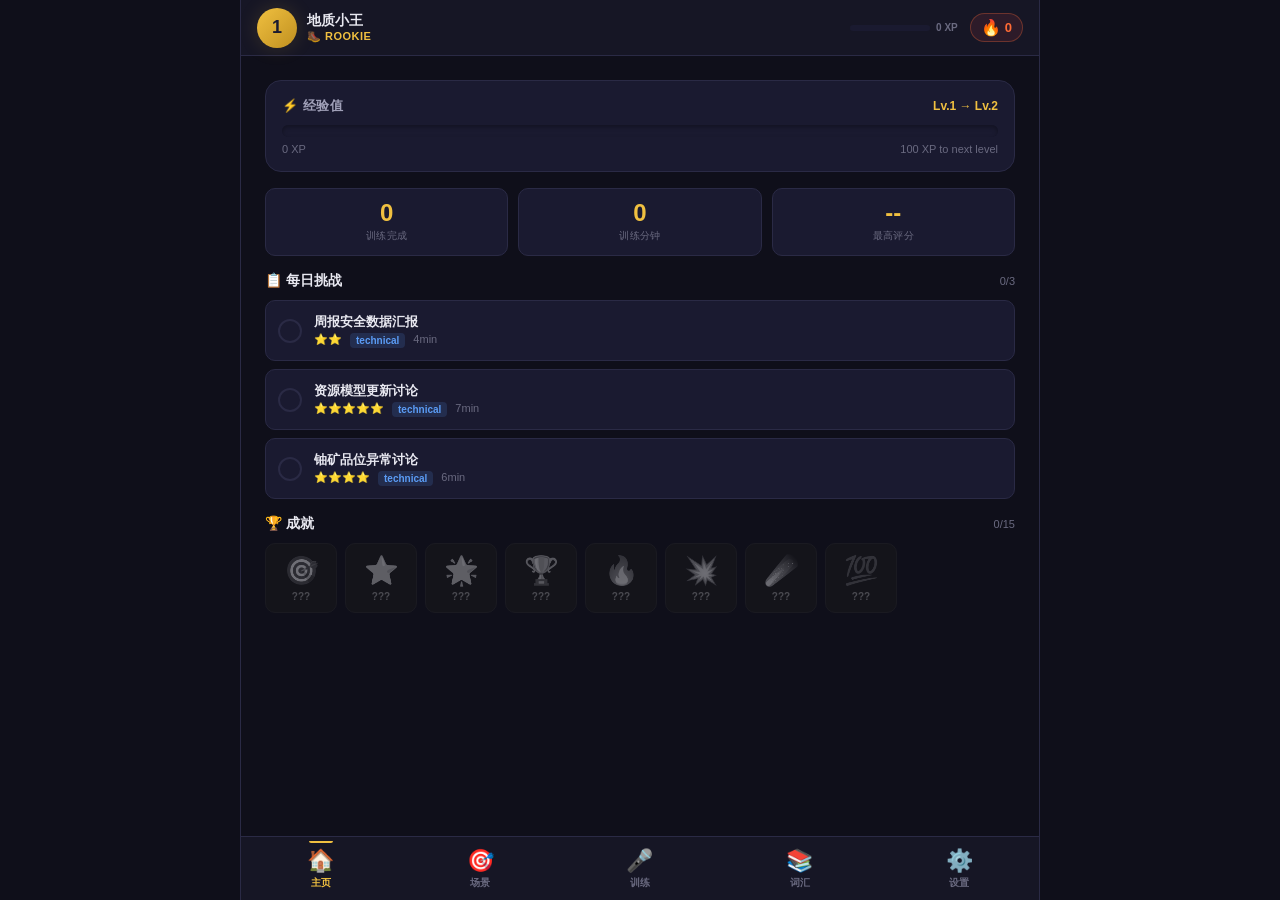
<file: index.html>
<!DOCTYPE html>
<html lang="zh-CN">
<head>
  <meta charset="UTF-8">
  <meta name="viewport" content="width=device-width, initial-scale=1.0, user-scalable=no, viewport-fit=cover">
  <meta name="theme-color" content="#0f0f1a">
  <meta name="apple-mobile-web-app-capable" content="yes">
  <meta name="apple-mobile-web-app-status-bar-style" content="black-translucent">
  <title>MineTalk — 矿业场景英语训练</title>
  <link rel="stylesheet" href="css/styles.css">
  <link rel="manifest" href="manifest.json">
</head>
<body>

<div id="app">
  <!-- ===== HEADER BAR ===== -->
  <header id="header">
    <div class="header-left">
      <div class="level-badge" id="levelBadge">1</div>
      <div class="player-info">
        <span class="player-name" id="playerName">地质小王</span>
        <span class="player-title" id="playerTitle">🥾 Rookie</span>
      </div>
    </div>
    <div class="header-right">
      <div class="xp-mini">
        <div class="xp-mini-bar"><div class="xp-mini-fill" id="xpMiniFill" style="width:0%"></div></div>
        <span class="xp-mini-text" id="xpMiniText">0/100</span>
      </div>
      <div class="streak-badge" id="streakBadge">
        <span class="fire">🔥</span><span id="streakCount">0</span>
      </div>
    </div>
  </header>

  <!-- ===== MAIN CONTENT ===== -->
  <main id="main-content">

    <!-- TAB 1: Home Dashboard -->
    <section class="tab-panel active" id="tab-home">
      <!-- XP Card -->
      <div class="xp-card">
        <div class="xp-card-header">
          <span class="xp-card-title">⚡ 经验值</span>
          <span class="xp-card-level">Lv.<span id="xpLevel">1</span> → Lv.<span id="xpNextLevel">2</span></span>
        </div>
        <div class="xp-bar-large">
          <div class="xp-bar-fill-large" id="xpBarLarge" style="width:0%"></div>
        </div>
        <div class="xp-stats">
          <span id="xpCurrent">0 XP</span>
          <span id="xpNeeded">100 XP to next level</span>
        </div>
      </div>

      <!-- Stats -->
      <div class="stats-row">
        <div class="stat-card">
          <div class="stat-value" id="statScenes">0</div>
          <div class="stat-label">训练完成</div>
        </div>
        <div class="stat-card">
          <div class="stat-value" id="statMinutes">0</div>
          <div class="stat-label">训练分钟</div>
        </div>
        <div class="stat-card">
          <div class="stat-value" id="statBest">--</div>
          <div class="stat-label">最高评分</div>
        </div>
      </div>

      <!-- Daily Challenges -->
      <div class="daily-challenges">
        <div class="section-header">
          <span class="section-title">📋 每日挑战</span>
          <span class="section-sub" id="dailyProgress">0/3</span>
        </div>
        <div id="dailyChallengeList"></div>
      </div>

      <!-- Achievements -->
      <div class="section-header">
        <span class="section-title">🏆 成就</span>
        <span class="section-sub" id="achieveCount">0/12</span>
      </div>
      <div class="achievements-row" id="achievementsRow"></div>
    </section>

    <!-- TAB 2: Scene Selector -->
    <section class="tab-panel" id="tab-scenes">
      <!-- Accent -->
      <div class="accent-bar">
        <span>🎙️ 对话口音:</span>
        <select class="accent-select" id="accentSelect">
          <option value="en-ZA">🇿🇦 南非英语</option>
          <option value="en-AU">🇦🇺 澳式英语</option>
          <option value="en-GB">🇬🇧 英式英语</option>
          <option value="en-US">🇺🇸 美式英语</option>
          <option value="en-IN">🇮🇳 印度英语</option>
        </select>
      </div>

      <!-- Category Filter -->
      <div class="category-filters" id="categoryFilters">
        <button class="cat-filter active" data-cat="all">🎯 全部</button>
        <button class="cat-filter" data-cat="technical">🔬 技术汇报</button>
        <button class="cat-filter" data-cat="field">⛏️ 现场指挥</button>
        <button class="cat-filter" data-cat="social">🍺 日常社交</button>
        <button class="cat-filter" data-cat="business">📋 商务谈判</button>
      </div>

      <!-- Scene List -->
      <div class="scene-list" id="sceneList"></div>
    </section>

    <!-- TAB 3: Training Interface -->
    <section class="tab-panel" id="tab-training">
      <div id="trainingContent">
        <!-- Start Screen -->
        <div id="trainingStart">
          <div class="training-scene-info">
            <div class="training-character" id="trainAvatar">👨‍🔧</div>
            <div class="training-char-name" id="trainCharName">选择一个场景开始</div>
            <div class="training-char-role" id="trainCharRole"></div>
          </div>
          <p style="text-align:center;color:var(--text-muted);font-size:13px;" id="trainSelectHint">
            👆 在「场景」标签页中挑选一个场景，然后回到这里开始训练
          </p>
          <div style="text-align:center;margin-top:12px;display:none;" id="trainStartBtnWrap">
            <button class="btn btn-primary" id="btnStartTraining" style="font-size:16px;padding:14px 40px;">
              ⛏️ 开始训练！
            </button>
          </div>
        </div>

        <!-- Active Training -->
        <div id="trainingActive" style="display:none;">
          <div class="training-scene-info">
            <div class="training-character" id="trainAvatarActive">👨‍🔧</div>
            <div class="training-char-name" id="trainCharNameActive"></div>
            <div class="training-char-role" id="trainCharRoleActive"></div>
          </div>

          <!-- Round Indicator -->
          <div class="round-indicator" id="roundIndicator"></div>

          <!-- Chat -->
          <div class="chat-area" id="chatArea"></div>

          <!-- Hint Words -->
          <div class="hint-words" id="hintWords"></div>

          <!-- Mic -->
          <div class="mic-zone">
            <button class="mic-btn" id="micBtn" title="点击开始说话">🎤</button>
            <span class="mic-hint" id="micHint">点击麦克风开始说话</span>
          </div>

          <!-- Manual Input -->
          <div class="manual-input-row">
            <input type="text" class="manual-input" id="manualInput" placeholder="或者直接输入文字...">
            <button class="btn-send" id="btnSend">发送</button>
          </div>

          <div style="text-align:center;margin-top:10px;">
            <button class="btn btn-sm btn-secondary" id="btnEndTraining">结束训练</button>
          </div>
        </div>
      </div>
    </section>

    <!-- TAB 4: Flash Cards -->
    <section class="tab-panel" id="tab-cards">
      <div class="card-deck-selector" id="deckSelector"></div>
      <div class="flash-card-container">
        <div class="flash-card" id="flashCard">
          <div class="flash-card-front">
            <div class="card-zh" id="cardZh">选择一个词汇卡组</div>
            <div class="card-hint-label">🖐️ 点击翻转</div>
          </div>
          <div class="flash-card-back">
            <div class="card-en" id="cardEn"></div>
            <div class="card-scene-ref" id="cardSceneRef"></div>
          </div>
        </div>
      </div>
      <div class="card-actions">
        <button class="btn btn-danger btn-sm" id="btnCardAgain">🔄 再练一次</button>
        <button class="btn btn-primary btn-sm" id="btnCardMastered">✅ 已掌握</button>
      </div>
      <div class="card-progress" id="cardProgress">1 / 1</div>
      <div class="review-queue" id="reviewQueue" style="display:none;">
        <div class="review-queue-title">📝 待复习 (<span id="reviewCount">0</span>)</div>
        <div id="reviewList"></div>
      </div>
    </section>

    <!-- TAB 5: Settings -->
    <section class="tab-panel" id="tab-settings">
      <div class="settings-group">
        <div class="settings-group-title">🔌 API 设置</div>
        <div class="form-group">
          <label class="form-label">DeepSeek API Key</label>
          <input type="password" class="form-input" id="apiKeyInput" placeholder="sk-...">
          <div class="form-hint">
            密钥仅保存在你的浏览器中，不会上传到任何服务器。
            <a href="https://platform.deepseek.com/api_keys" target="_blank" style="color:var(--info);">获取 Key →</a>
          </div>
          <div class="api-status" id="apiStatus"></div>
        </div>
      </div>

      <div class="settings-group">
        <div class="settings-group-title">👤 个人信息</div>
        <div class="form-group">
          <label class="form-label">昵称</label>
          <input type="text" class="form-input" id="nicknameInput" placeholder="地质小王" maxlength="20">
        </div>
        <div class="form-group">
          <label class="form-label">默认口音</label>
          <select class="form-input" id="defaultAccentSelect">
            <option value="en-ZA">🇿🇦 南非英语</option>
            <option value="en-AU">🇦🇺 澳式英语</option>
            <option value="en-GB">🇬🇧 英式英语</option>
            <option value="en-US">🇺🇸 美式英语</option>
            <option value="en-IN">🇮🇳 印度英语</option>
          </select>
        </div>
        <div class="form-group">
          <label class="form-label">辅助模式</label>
          <select class="form-input" id="hintModeSelect">
            <option value="true">开启 — 训练时显示关键词提示</option>
            <option value="false">关闭 — 无提示，完全靠自己</option>
          </select>
        </div>
      </div>

      <div class="settings-group">
        <div class="settings-group-title">💾 数据管理</div>
        <div style="display:flex;gap:8px;flex-wrap:wrap;">
          <button class="btn btn-secondary btn-sm" id="btnExportData">📤 导出数据</button>
          <button class="btn btn-secondary btn-sm" id="btnImportData">📥 导入数据</button>
        </div>
      </div>

      <div class="settings-group">
        <div class="danger-zone">
          <div class="danger-zone-title">⚠️ 危险区域</div>
          <button class="btn btn-danger btn-sm btn-block" id="btnResetData">🗑️ 清除所有数据</button>
        </div>
      </div>

      <div style="text-align:center;padding:20px;color:var(--text-muted);font-size:11px;">
        MineTalk v1.0 · Made for African Mining 🏔️
      </div>
    </section>
  </main>

  <!-- ===== BOTTOM NAV ===== -->
  <nav id="bottom-nav">
    <button class="nav-item active" data-tab="home">
      <span class="nav-icon">🏠</span>
      <span class="nav-label">主页</span>
    </button>
    <button class="nav-item" data-tab="scenes">
      <span class="nav-icon">🎯</span>
      <span class="nav-label">场景</span>
    </button>
    <button class="nav-item" data-tab="training">
      <span class="nav-icon">🎤</span>
      <span class="nav-label">训练</span>
    </button>
    <button class="nav-item" data-tab="cards">
      <span class="nav-icon">📚</span>
      <span class="nav-label">词汇</span>
    </button>
    <button class="nav-item" data-tab="settings">
      <span class="nav-icon">⚙️</span>
      <span class="nav-label">设置</span>
    </button>
  </nav>
</div>

<!-- Toast Container -->
<div class="toast-container" id="toastContainer"></div>

<!-- Achievement Popup Container -->
<div id="achievementPopup"></div>

<!-- Level Up Modal Container -->
<div id="levelUpModal"></div>

<!-- Evaluation Modal Container -->
<div id="evalModal"></div>

<!-- Hidden file input for import -->
<input type="file" id="importFileInput" accept=".json" style="display:none;">

<!-- Scripts -->
<script src="js/storage.js"></script>
<script src="js/game.js"></script>
<script src="js/scenes.js"></script>
<script src="js/api.js"></script>
<script src="js/speech.js"></script>
<script src="js/ui.js"></script>
<script src="js/app.js"></script>
</body>
</html>
</file>
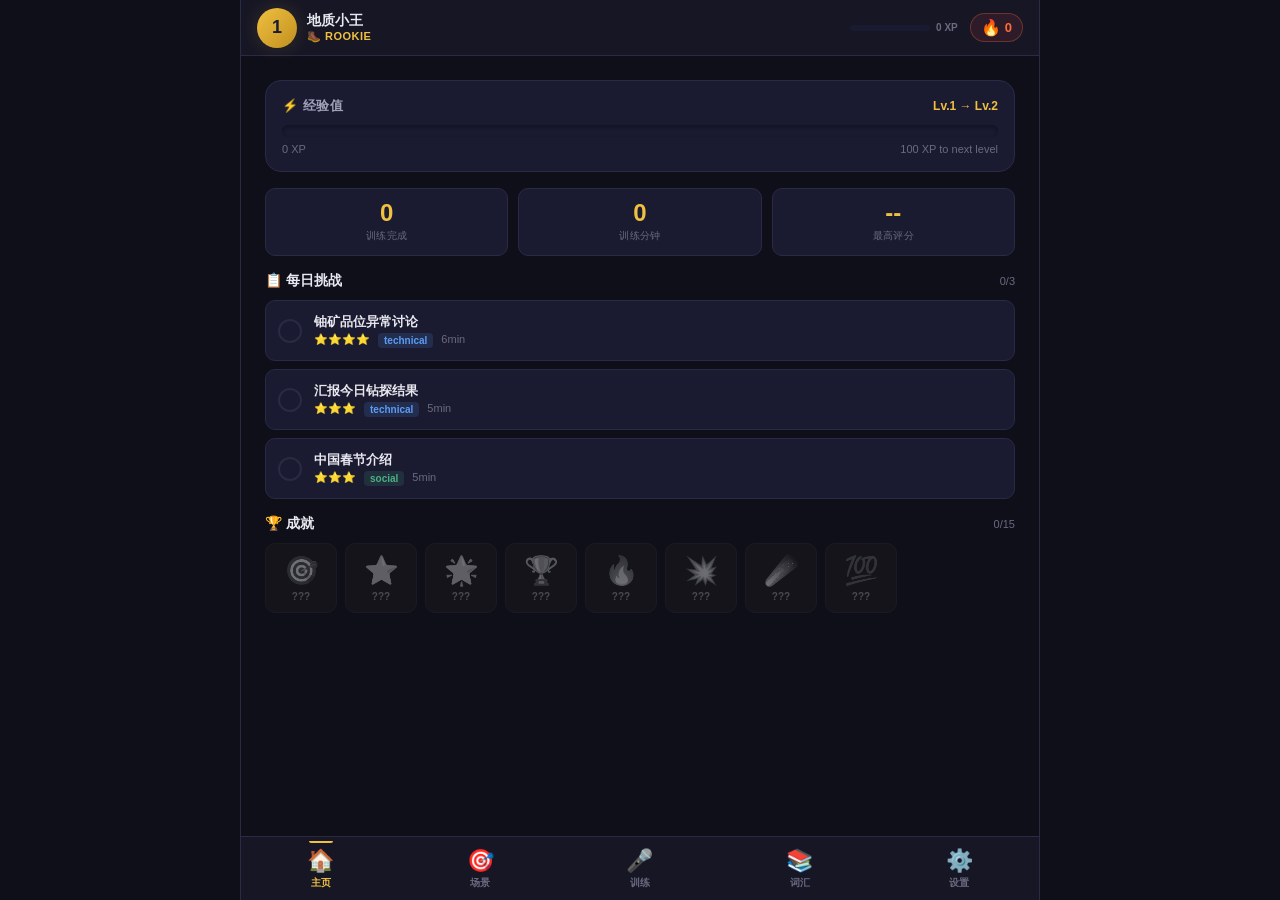
<file: app.html>
<!DOCTYPE html>
<html lang="zh-CN">
<head>
  <meta charset="UTF-8">
  <meta name="viewport" content="width=device-width, initial-scale=1.0, user-scalable=no, viewport-fit=cover">
  <meta name="theme-color" content="#0f0f1a">
  <meta name="apple-mobile-web-app-capable" content="yes">
  <meta name="apple-mobile-web-app-status-bar-style" content="black-translucent">
  <title>MineTalk — 矿业场景英语训练</title>
  <style>
/* ============================================
   MineTalk — 矿业场景英语对话训练器
   Game-like Dark Theme (RPG / Mining)
   ============================================ */

/* --- CSS Variables --- */
:root {
  --bg-primary: #0f0f1a;
  --bg-secondary: #161625;
  --bg-card: #1a1a30;
  --bg-card-hover: #1f1f3a;
  --bg-input: #12121f;
  --border: #2a2a45;
  --border-active: #4a4a70;

  --text-primary: #e8e8f0;
  --text-secondary: #a0a0b8;
  --text-muted: #6a6a80;

  --gold: #f0c040;
  --gold-dark: #c09020;
  --gold-glow: rgba(240, 192, 64, 0.3);
  --amber: #f5a623;

  --xp-bar-bg: #1a1a30;
  --xp-bar-fill: linear-gradient(90deg, #4caf84, #8bcf4c);
  --xp-bar-glow: rgba(76, 175, 132, 0.4);

  --danger: #ff5555;
  --danger-bg: rgba(255, 85, 85, 0.1);
  --success: #4caf84;
  --success-bg: rgba(76, 175, 132, 0.1);
  --info: #5b9cf5;
  --info-bg: rgba(91, 156, 245, 0.1);
  --warning: #f5a623;
  --warning-bg: rgba(245, 166, 35, 0.1);

  --streak-fire: #ff6b35;
  --streak-glow: rgba(255, 107, 53, 0.5);

  --category-technical: #5b9cf5;
  --category-field: #f5a623;
  --category-social: #4caf84;
  --category-business: #c084fc;

  --radius-sm: 6px;
  --radius-md: 10px;
  --radius-lg: 16px;
  --radius-xl: 20px;

  --shadow-sm: 0 2px 8px rgba(0,0,0,0.3);
  --shadow-md: 0 4px 16px rgba(0,0,0,0.4);
  --shadow-lg: 0 8px 32px rgba(0,0,0,0.5);
  --shadow-gold: 0 0 20px rgba(240,192,64,0.15);

  --font-mono: 'Courier New', 'Consolas', monospace;
  --font-main: -apple-system, BlinkMacSystemFont, 'Segoe UI', 'PingFang SC', 'Microsoft YaHei', sans-serif;

  --nav-height: 64px;
  --header-height: 56px;

  --transition-fast: 0.15s ease;
  --transition: 0.25s ease;
}

/* --- Reset & Base --- */
*, *::before, *::after { box-sizing: border-box; margin: 0; padding: 0; }

html, body {
  height: 100%;
  overflow: hidden;
}

body {
  font-family: var(--font-main);
  background: var(--bg-primary);
  color: var(--text-primary);
  -webkit-font-smoothing: antialiased;
  -webkit-tap-highlight-color: transparent;
  user-select: none;
}

/* --- App Shell --- */
#app {
  display: flex;
  flex-direction: column;
  height: 100vh;
  height: 100dvh;
  max-width: 800px;
  margin: 0 auto;
  position: relative;
  overflow: hidden;
}

/* --- Header Bar --- */
#header {
  display: flex;
  align-items: center;
  justify-content: space-between;
  padding: 8px 16px;
  background: var(--bg-secondary);
  border-bottom: 1px solid var(--border);
  height: var(--header-height);
  flex-shrink: 0;
  z-index: 10;
}

.header-left {
  display: flex;
  align-items: center;
  gap: 10px;
}

.level-badge {
  width: 40px;
  height: 40px;
  border-radius: 50%;
  background: linear-gradient(135deg, var(--gold), var(--gold-dark));
  display: flex;
  align-items: center;
  justify-content: center;
  font-weight: 900;
  font-size: 18px;
  color: #1a1a30;
  box-shadow: var(--shadow-gold);
  flex-shrink: 0;
}

.player-info {
  display: flex;
  flex-direction: column;
}

.player-name {
  font-weight: 700;
  font-size: 14px;
  color: var(--text-primary);
}

.player-title {
  font-size: 11px;
  color: var(--gold);
  font-weight: 600;
  text-transform: uppercase;
  letter-spacing: 0.5px;
}

.header-right {
  display: flex;
  align-items: center;
  gap: 12px;
}

.streak-badge {
  display: flex;
  align-items: center;
  gap: 4px;
  background: var(--danger-bg);
  border: 1px solid rgba(255,107,53,0.3);
  padding: 4px 10px;
  border-radius: 20px;
  font-size: 13px;
  font-weight: 700;
  color: var(--streak-fire);
}

.streak-badge .fire { font-size: 16px; }

/* XP Bar (in header) */
.xp-mini {
  display: flex;
  align-items: center;
  gap: 6px;
}

.xp-mini-bar {
  width: 80px;
  height: 6px;
  background: var(--xp-bar-bg);
  border-radius: 3px;
  overflow: hidden;
}

.xp-mini-fill {
  height: 100%;
  background: var(--xp-bar-fill);
  border-radius: 3px;
  transition: width 0.5s ease;
}

.xp-mini-text {
  font-size: 10px;
  color: var(--text-muted);
  font-weight: 600;
}

/* --- Main Content Area --- */
#main-content {
  flex: 1;
  overflow-y: auto;
  overflow-x: hidden;
  -webkit-overflow-scrolling: touch;
  scroll-behavior: smooth;
}

.tab-panel {
  display: none;
  padding: 16px;
  padding-bottom: calc(var(--nav-height) + 24px);
  animation: fadeSlideIn 0.3s ease;
}

.tab-panel.active { display: block; }

@keyframes fadeSlideIn {
  from { opacity: 0; transform: translateY(8px); }
  to   { opacity: 1; transform: translateY(0); }
}

/* --- Bottom Navigation --- */
#bottom-nav {
  display: flex;
  align-items: center;
  justify-content: space-around;
  background: var(--bg-secondary);
  border-top: 1px solid var(--border);
  height: var(--nav-height);
  flex-shrink: 0;
  position: relative;
  z-index: 10;
  padding-bottom: env(safe-area-inset-bottom, 0);
}

.nav-item {
  display: flex;
  flex-direction: column;
  align-items: center;
  gap: 2px;
  padding: 6px 12px;
  border: none;
  background: none;
  color: var(--text-muted);
  cursor: pointer;
  transition: all var(--transition-fast);
  border-radius: var(--radius-md);
  min-width: 56px;
  position: relative;
}

.nav-item .nav-icon {
  font-size: 22px;
  transition: transform var(--transition-fast);
}

.nav-item .nav-label {
  font-size: 10px;
  font-weight: 600;
}

.nav-item.active {
  color: var(--gold);
}

.nav-item.active::before {
  content: '';
  position: absolute;
  top: -1px;
  left: 50%;
  transform: translateX(-50%);
  width: 24px;
  height: 2px;
  background: var(--gold);
  border-radius: 0 0 2px 2px;
}

.nav-item:active .nav-icon { transform: scale(0.85); }

/* ============================================
   TAB 1: HOME DASHBOARD
   ============================================ */

/* XP Card */
.xp-card {
  background: var(--bg-card);
  border-radius: var(--radius-lg);
  padding: 16px;
  margin-bottom: 16px;
  border: 1px solid var(--border);
}

.xp-card-header {
  display: flex;
  justify-content: space-between;
  align-items: center;
  margin-bottom: 10px;
}

.xp-card-title {
  font-weight: 700;
  font-size: 13px;
  color: var(--text-secondary);
  text-transform: uppercase;
  letter-spacing: 0.5px;
}

.xp-card-level {
  font-size: 12px;
  color: var(--gold);
  font-weight: 700;
}

.xp-bar-large {
  height: 12px;
  background: var(--xp-bar-bg);
  border-radius: 6px;
  overflow: hidden;
  margin-bottom: 6px;
  box-shadow: inset 0 2px 4px rgba(0,0,0,0.3);
}

.xp-bar-fill-large {
  height: 100%;
  background: var(--xp-bar-fill);
  border-radius: 6px;
  transition: width 0.6s cubic-bezier(0.4, 0, 0.2, 1);
  box-shadow: 0 0 12px var(--xp-bar-glow);
  position: relative;
}

.xp-bar-fill-large::after {
  content: '';
  position: absolute;
  top: 2px;
  left: 4px;
  right: 4px;
  height: 3px;
  background: rgba(255,255,255,0.2);
  border-radius: 2px;
}

.xp-stats {
  display: flex;
  justify-content: space-between;
  font-size: 11px;
  color: var(--text-muted);
}

/* Stats Row */
.stats-row {
  display: grid;
  grid-template-columns: repeat(3, 1fr);
  gap: 10px;
  margin-bottom: 16px;
}

.stat-card {
  background: var(--bg-card);
  border: 1px solid var(--border);
  border-radius: var(--radius-md);
  padding: 12px;
  text-align: center;
}

.stat-value {
  font-size: 24px;
  font-weight: 900;
  color: var(--gold);
  line-height: 1;
}

.stat-label {
  font-size: 10px;
  color: var(--text-muted);
  margin-top: 4px;
  text-transform: uppercase;
  letter-spacing: 0.3px;
}

/* Section Headers */
.section-header {
  display: flex;
  justify-content: space-between;
  align-items: center;
  margin-bottom: 10px;
}

.section-title {
  font-size: 14px;
  font-weight: 700;
  color: var(--text-primary);
}

.section-sub {
  font-size: 11px;
  color: var(--text-muted);
}

/* Daily Challenges */
.daily-challenges {
  margin-bottom: 16px;
}

.challenge-card {
  display: flex;
  align-items: center;
  gap: 12px;
  background: var(--bg-card);
  border: 1px solid var(--border);
  border-radius: var(--radius-md);
  padding: 12px;
  margin-bottom: 8px;
  cursor: pointer;
  transition: all var(--transition-fast);
}

.challenge-card:hover {
  border-color: var(--border-active);
  background: var(--bg-card-hover);
}

.challenge-card.completed {
  opacity: 0.6;
  border-color: var(--success);
}

.challenge-check {
  width: 24px;
  height: 24px;
  border-radius: 50%;
  border: 2px solid var(--border);
  display: flex;
  align-items: center;
  justify-content: center;
  flex-shrink: 0;
  font-size: 12px;
  transition: all var(--transition-fast);
}

.challenge-card.completed .challenge-check {
  background: var(--success);
  border-color: var(--success);
  color: #fff;
}

.challenge-info { flex: 1; min-width: 0; }

.challenge-title {
  font-size: 13px;
  font-weight: 600;
  color: var(--text-primary);
}

.challenge-meta {
  font-size: 11px;
  color: var(--text-muted);
  margin-top: 2px;
  display: flex;
  gap: 8px;
}

.challenge-difficulty { color: var(--amber); }

.challenge-category {
  padding: 2px 6px;
  border-radius: 4px;
  font-size: 10px;
  font-weight: 600;
}

.cat-technical { background: rgba(91,156,245,0.15); color: var(--category-technical); }
.cat-field     { background: rgba(245,166,35,0.15); color: var(--category-field); }
.cat-social    { background: rgba(76,175,132,0.15); color: var(--category-social); }
.cat-business  { background: rgba(192,132,252,0.15); color: var(--category-business); }

/* Achievements */
.achievements-row {
  display: flex;
  gap: 8px;
  overflow-x: auto;
  padding-bottom: 4px;
  scroll-snap-type: x mandatory;
  -webkit-overflow-scrolling: touch;
}

.achievement-chip {
  display: flex;
  flex-direction: column;
  align-items: center;
  gap: 4px;
  flex-shrink: 0;
  padding: 10px 14px;
  background: var(--bg-card);
  border: 1px solid var(--border);
  border-radius: var(--radius-md);
  min-width: 72px;
  scroll-snap-align: start;
}

.achievement-chip.unlocked {
  border-color: var(--gold);
  box-shadow: var(--shadow-gold);
}

.achievement-chip.locked {
  opacity: 0.4;
  filter: grayscale(1);
}

.achievement-icon {
  font-size: 28px;
}

.achievement-name {
  font-size: 10px;
  color: var(--text-secondary);
  text-align: center;
  font-weight: 600;
}

/* ============================================
   TAB 2: SCENE SELECTOR
   ============================================ */

/* Category Filter */
.category-filters {
  display: flex;
  gap: 8px;
  margin-bottom: 16px;
  overflow-x: auto;
  padding-bottom: 4px;
}

.cat-filter {
  padding: 8px 14px;
  border-radius: 20px;
  border: 1px solid var(--border);
  background: var(--bg-card);
  color: var(--text-secondary);
  font-size: 12px;
  font-weight: 600;
  white-space: nowrap;
  cursor: pointer;
  transition: all var(--transition-fast);
}

.cat-filter.active {
  background: var(--gold);
  color: #1a1a30;
  border-color: var(--gold);
}

.cat-filter:active { transform: scale(0.95); }

/* Accent Selector */
.accent-bar {
  display: flex;
  align-items: center;
  gap: 8px;
  margin-bottom: 14px;
  font-size: 12px;
  color: var(--text-muted);
}

.accent-select {
  background: var(--bg-input);
  border: 1px solid var(--border);
  color: var(--text-primary);
  padding: 6px 10px;
  border-radius: var(--radius-sm);
  font-size: 12px;
  font-family: var(--font-main);
}

/* Scene Cards */
.scene-list {
  display: flex;
  flex-direction: column;
  gap: 10px;
}

.scene-card {
  display: flex;
  gap: 12px;
  background: var(--bg-card);
  border: 1px solid var(--border);
  border-radius: var(--radius-lg);
  padding: 14px;
  cursor: pointer;
  transition: all var(--transition-fast);
}

.scene-card:hover {
  border-color: var(--border-active);
  background: var(--bg-card-hover);
  transform: translateX(2px);
}

.scene-card.completed-card {
  border-left: 3px solid var(--success);
}

.scene-avatar {
  width: 48px;
  height: 48px;
  border-radius: var(--radius-md);
  background: var(--bg-secondary);
  display: flex;
  align-items: center;
  justify-content: center;
  font-size: 28px;
  flex-shrink: 0;
}

.scene-info { flex: 1; min-width: 0; }

.scene-title {
  font-size: 14px;
  font-weight: 700;
  color: var(--text-primary);
}

.scene-subtitle {
  font-size: 12px;
  color: var(--text-muted);
  margin-top: 2px;
}

.scene-meta {
  display: flex;
  gap: 8px;
  margin-top: 6px;
  font-size: 11px;
  color: var(--text-muted);
  align-items: center;
}

.scene-difficulty { color: var(--amber); }

.scene-score {
  font-weight: 700;
  color: var(--success);
  font-size: 11px;
}

/* ============================================
   TAB 3: TRAINING INTERFACE
   ============================================ */

.training-scene-info {
  text-align: center;
  margin-bottom: 16px;
}

.training-character {
  font-size: 48px;
  margin-bottom: 4px;
}

.training-char-name {
  font-size: 14px;
  font-weight: 700;
  color: var(--gold);
}

.training-char-role {
  font-size: 11px;
  color: var(--text-muted);
}

/* Chat Area */
.chat-area {
  display: flex;
  flex-direction: column;
  gap: 10px;
  margin-bottom: 16px;
  min-height: 200px;
}

.chat-bubble {
  max-width: 85%;
  padding: 12px 14px;
  border-radius: var(--radius-lg);
  font-size: 14px;
  line-height: 1.5;
  animation: bubbleIn 0.3s ease;
}

@keyframes bubbleIn {
  from { opacity: 0; transform: translateY(10px) scale(0.95); }
  to   { opacity: 1; transform: translateY(0) scale(1); }
}

.chat-bubble.ai {
  align-self: flex-start;
  background: var(--bg-card);
  border: 1px solid var(--border);
  border-bottom-left-radius: 4px;
  color: var(--text-primary);
}

.chat-bubble.user {
  align-self: flex-end;
  background: linear-gradient(135deg, #2a4a6b, #1a3350);
  border-bottom-right-radius: 4px;
  color: #e0ecff;
}

.chat-bubble.system {
  align-self: center;
  background: var(--bg-secondary);
  border: 1px dashed var(--border);
  font-size: 12px;
  color: var(--text-muted);
  text-align: center;
  max-width: 90%;
}

.chat-bubble .speaker-label {
  font-size: 10px;
  font-weight: 700;
  text-transform: uppercase;
  letter-spacing: 0.5px;
  margin-bottom: 4px;
  opacity: 0.7;
}

/* Hint Words */
.hint-words {
  display: flex;
  flex-wrap: wrap;
  gap: 6px;
  margin-bottom: 12px;
  justify-content: center;
}

.hint-chip {
  padding: 5px 10px;
  background: var(--bg-card);
  border: 1px solid var(--border);
  border-radius: 14px;
  font-size: 11px;
  color: var(--info);
  cursor: pointer;
  transition: all var(--transition-fast);
}

.hint-chip:hover {
  border-color: var(--info);
  background: var(--info-bg);
}

.hint-chip .zh { color: var(--text-muted); }
.hint-chip .en { color: var(--text-primary); font-weight: 600; }

/* Round Counter */
.round-indicator {
  display: flex;
  align-items: center;
  justify-content: center;
  gap: 6px;
  margin-bottom: 12px;
}

.round-dot {
  width: 8px;
  height: 8px;
  border-radius: 50%;
  background: var(--border);
  transition: all var(--transition-fast);
}

.round-dot.done { background: var(--success); }
.round-dot.current {
  background: var(--gold);
  box-shadow: 0 0 8px var(--gold-glow);
  width: 10px;
  height: 10px;
}

/* Mic Button */
.mic-zone {
  display: flex;
  flex-direction: column;
  align-items: center;
  gap: 8px;
}

.mic-btn {
  width: 72px;
  height: 72px;
  border-radius: 50%;
  border: 3px solid var(--border);
  background: var(--bg-card);
  color: var(--text-primary);
  font-size: 32px;
  cursor: pointer;
  transition: all var(--transition-fast);
  display: flex;
  align-items: center;
  justify-content: center;
  box-shadow: var(--shadow-md);
}

.mic-btn:hover {
  border-color: var(--info);
  box-shadow: 0 0 24px rgba(91,156,245,0.2);
}

.mic-btn.listening {
  border-color: var(--danger);
  background: var(--danger-bg);
  animation: pulse 1.2s infinite;
  box-shadow: 0 0 32px rgba(255,85,85,0.3);
}

@keyframes pulse {
  0%, 100% { transform: scale(1); }
  50%      { transform: scale(1.08); }
}

.mic-btn:disabled {
  opacity: 0.4;
  cursor: not-allowed;
}

.mic-hint {
  font-size: 11px;
  color: var(--text-muted);
}

.mic-hint.listening {
  color: var(--danger);
  animation: blink 0.8s infinite;
}

@keyframes blink {
  0%, 100% { opacity: 1; }
  50%      { opacity: 0.4; }
}

/* Manual Input Fallback */
.manual-input-row {
  display: flex;
  gap: 8px;
  margin-top: 8px;
  width: 100%;
}

.manual-input {
  flex: 1;
  background: var(--bg-input);
  border: 1px solid var(--border);
  color: var(--text-primary);
  padding: 10px 14px;
  border-radius: var(--radius-md);
  font-size: 14px;
  font-family: var(--font-main);
}

.manual-input:focus {
  outline: none;
  border-color: var(--info);
}

.btn-send {
  padding: 10px 18px;
  background: var(--info);
  color: #fff;
  border: none;
  border-radius: var(--radius-md);
  font-weight: 700;
  font-size: 13px;
  cursor: pointer;
  transition: all var(--transition-fast);
}

.btn-send:hover { opacity: 0.9; }
.btn-send:active { transform: scale(0.95); }

/* Evaluation popup */
.eval-overlay {
  position: fixed;
  inset: 0;
  background: rgba(0,0,0,0.7);
  display: flex;
  align-items: center;
  justify-content: center;
  z-index: 100;
  animation: fadeIn 0.2s ease;
}

@keyframes fadeIn {
  from { opacity: 0; }
  to   { opacity: 1; }
}

.eval-card {
  background: var(--bg-card);
  border: 2px solid var(--gold);
  border-radius: var(--radius-xl);
  padding: 24px;
  width: 90%;
  max-width: 360px;
  text-align: center;
  box-shadow: var(--shadow-lg), var(--shadow-gold);
  animation: popIn 0.4s cubic-bezier(0.175, 0.885, 0.32, 1.275);
}

@keyframes popIn {
  from { transform: scale(0.8); opacity: 0; }
  to   { transform: scale(1); opacity: 1; }
}

.eval-title {
  font-size: 20px;
  font-weight: 900;
  color: var(--gold);
  margin-bottom: 16px;
}

.eval-scores {
  display: flex;
  justify-content: center;
  gap: 16px;
  margin-bottom: 16px;
}

.eval-score-item {
  display: flex;
  flex-direction: column;
  align-items: center;
}

.eval-score-circle {
  width: 56px;
  height: 56px;
  border-radius: 50%;
  display: flex;
  align-items: center;
  justify-content: center;
  font-size: 22px;
  font-weight: 900;
}

.eval-score-circle.great { background: var(--success-bg); color: var(--success); border: 2px solid var(--success); }
.eval-score-circle.good  { background: var(--info-bg); color: var(--info); border: 2px solid var(--info); }
.eval-score-circle.ok    { background: var(--warning-bg); color: var(--warning); border: 2px solid var(--warning); }
.eval-score-circle.poor  { background: var(--danger-bg); color: var(--danger); border: 2px solid var(--danger); }

.eval-score-label {
  font-size: 10px;
  color: var(--text-muted);
  margin-top: 4px;
}

.eval-tip {
  background: var(--bg-secondary);
  border-radius: var(--radius-md);
  padding: 12px;
  font-size: 12px;
  color: var(--text-secondary);
  margin-bottom: 16px;
  line-height: 1.5;
}

.eval-tip strong { color: var(--gold); }

/* Buttons */
.btn {
  display: inline-flex;
  align-items: center;
  justify-content: center;
  gap: 6px;
  padding: 10px 24px;
  border-radius: var(--radius-md);
  border: none;
  font-weight: 700;
  font-size: 14px;
  cursor: pointer;
  transition: all var(--transition-fast);
  font-family: var(--font-main);
}

.btn-primary {
  background: linear-gradient(135deg, var(--gold), var(--gold-dark));
  color: #1a1a30;
  box-shadow: 0 4px 12px var(--gold-glow);
}

.btn-primary:hover { box-shadow: 0 6px 20px var(--gold-glow); }
.btn-primary:active { transform: scale(0.96); }

.btn-secondary {
  background: var(--bg-card);
  border: 1px solid var(--border);
  color: var(--text-primary);
}

.btn-secondary:hover { border-color: var(--border-active); }

.btn-danger {
  background: var(--danger-bg);
  border: 1px solid var(--danger);
  color: var(--danger);
}

.btn-sm { padding: 6px 12px; font-size: 12px; }

.btn-block { width: 100%; }

/* ============================================
   TAB 4: FLASH CARDS
   ============================================ */

.card-deck-selector {
  display: flex;
  gap: 8px;
  margin-bottom: 16px;
  overflow-x: auto;
  padding-bottom: 4px;
}

.deck-chip {
  padding: 8px 14px;
  border-radius: 20px;
  border: 1px solid var(--border);
  background: var(--bg-card);
  color: var(--text-secondary);
  font-size: 12px;
  font-weight: 600;
  white-space: nowrap;
  cursor: pointer;
  transition: all var(--transition-fast);
}

.deck-chip.active {
  background: var(--info);
  color: #fff;
  border-color: var(--info);
}

.flash-card-container {
  perspective: 1000px;
  margin-bottom: 16px;
}

.flash-card {
  width: 100%;
  height: 220px;
  position: relative;
  cursor: pointer;
  transform-style: preserve-3d;
  transition: transform 0.5s cubic-bezier(0.4, 0, 0.2, 1);
}

.flash-card.flipped { transform: rotateY(180deg); }

.flash-card-front,
.flash-card-back {
  position: absolute;
  inset: 0;
  backface-visibility: hidden;
  border-radius: var(--radius-lg);
  display: flex;
  flex-direction: column;
  align-items: center;
  justify-content: center;
  padding: 24px;
  text-align: center;
  border: 1px solid var(--border);
}

.flash-card-front {
  background: var(--bg-card);
}

.flash-card-back {
  background: var(--bg-card);
  transform: rotateY(180deg);
  border-color: var(--gold);
  box-shadow: var(--shadow-gold);
}

.card-zh {
  font-size: 22px;
  font-weight: 700;
  color: var(--text-primary);
  margin-bottom: 8px;
  line-height: 1.4;
}

.card-hint-label {
  font-size: 11px;
  color: var(--text-muted);
  margin-top: 8px;
}

.card-en {
  font-size: 20px;
  font-weight: 700;
  color: var(--gold);
  margin-bottom: 8px;
  line-height: 1.4;
}

.card-scene-ref {
  font-size: 11px;
  color: var(--text-muted);
  margin-top: 8px;
}

.card-actions {
  display: flex;
  gap: 10px;
  justify-content: center;
  margin-bottom: 16px;
}

.card-progress {
  text-align: center;
  font-size: 12px;
  color: var(--text-muted);
  margin-bottom: 8px;
}

.review-queue {
  background: var(--bg-card);
  border: 1px solid var(--border);
  border-radius: var(--radius-md);
  padding: 14px;
}

.review-queue-title {
  font-size: 13px;
  font-weight: 700;
  margin-bottom: 8px;
}

.review-item {
  display: flex;
  align-items: center;
  justify-content: space-between;
  padding: 8px 0;
  border-bottom: 1px solid var(--border);
  font-size: 13px;
}

.review-item:last-child { border-bottom: none; }

.review-count {
  font-size: 11px;
  color: var(--warning);
  font-weight: 600;
}

/* ============================================
   TAB 5: SETTINGS
   ============================================ */

.settings-group {
  margin-bottom: 20px;
}

.settings-group-title {
  font-size: 12px;
  font-weight: 700;
  color: var(--text-muted);
  text-transform: uppercase;
  letter-spacing: 0.5px;
  margin-bottom: 10px;
  padding-bottom: 6px;
  border-bottom: 1px solid var(--border);
}

.form-group {
  margin-bottom: 12px;
}

.form-label {
  display: block;
  font-size: 12px;
  font-weight: 600;
  color: var(--text-secondary);
  margin-bottom: 4px;
}

.form-input {
  width: 100%;
  padding: 10px 14px;
  background: var(--bg-input);
  border: 1px solid var(--border);
  border-radius: var(--radius-md);
  color: var(--text-primary);
  font-size: 14px;
  font-family: var(--font-main);
  transition: border-color var(--transition-fast);
}

.form-input:focus {
  outline: none;
  border-color: var(--info);
}

.form-input::placeholder { color: var(--text-muted); }

.form-hint {
  font-size: 10px;
  color: var(--text-muted);
  margin-top: 4px;
}

.api-status {
  display: flex;
  align-items: center;
  gap: 6px;
  font-size: 11px;
  margin-top: 6px;
  font-weight: 600;
}

.api-status.ok { color: var(--success); }
.api-status.err { color: var(--danger); }

/* Danger Zone */
.danger-zone {
  border: 1px solid rgba(255,85,85,0.3);
  border-radius: var(--radius-md);
  padding: 14px;
}

.danger-zone-title {
  font-size: 12px;
  font-weight: 700;
  color: var(--danger);
  margin-bottom: 8px;
}

/* ============================================
   TOASTS & MODALS
   ============================================ */

.toast-container {
  position: fixed;
  top: 16px;
  left: 50%;
  transform: translateX(-50%);
  z-index: 200;
  display: flex;
  flex-direction: column;
  gap: 8px;
  pointer-events: none;
}

.toast {
  padding: 12px 20px;
  border-radius: var(--radius-md);
  font-size: 13px;
  font-weight: 700;
  animation: toastIn 0.3s ease, toastOut 0.3s ease 2.5s forwards;
  pointer-events: auto;
  box-shadow: var(--shadow-lg);
  text-align: center;
}

.toast-success { background: var(--success); color: #fff; }
.toast-error   { background: var(--danger); color: #fff; }
.toast-info    { background: var(--info); color: #fff; }
.toast-xp      { background: linear-gradient(135deg, var(--gold), var(--gold-dark)); color: #1a1a30; }

@keyframes toastIn {
  from { opacity: 0; transform: translateY(-20px); }
  to   { opacity: 1; transform: translateY(0); }
}

@keyframes toastOut {
  from { opacity: 1; }
  to   { opacity: 0; }
}

/* Level Up Modal */
.level-up-overlay {
  position: fixed;
  inset: 0;
  background: rgba(0,0,0,0.8);
  display: flex;
  align-items: center;
  justify-content: center;
  z-index: 300;
}

.level-up-card {
  text-align: center;
  animation: levelUpPop 0.6s cubic-bezier(0.175, 0.885, 0.32, 1.275);
}

@keyframes levelUpPop {
  0%   { transform: scale(0); }
  60%  { transform: scale(1.1); }
  100% { transform: scale(1); }
}

.level-up-icon {
  font-size: 80px;
  animation: bounce 0.6s infinite alternate;
}

@keyframes bounce {
  from { transform: translateY(0); }
  to   { transform: translateY(-16px); }
}

.level-up-title {
  font-size: 28px;
  font-weight: 900;
  color: var(--gold);
  margin: 16px 0 8px;
  text-shadow: 0 0 20px var(--gold-glow);
}

.level-up-subtitle {
  font-size: 16px;
  color: var(--text-secondary);
  margin-bottom: 20px;
}

/* Achievement Toast (special, bigger) */
.achievement-toast {
  position: fixed;
  top: 50%;
  left: 50%;
  transform: translate(-50%, -50%);
  z-index: 250;
  background: var(--bg-card);
  border: 2px solid var(--gold);
  border-radius: var(--radius-xl);
  padding: 20px 28px;
  text-align: center;
  box-shadow: var(--shadow-lg), var(--shadow-gold);
  animation: achievementIn 0.5s cubic-bezier(0.175, 0.885, 0.32, 1.275),
             achievementOut 0.3s ease 3s forwards;
  pointer-events: none;
}

@keyframes achievementIn {
  from { transform: translate(-50%, -50%) scale(0); }
  to   { transform: translate(-50%, -50%) scale(1); }
}

@keyframes achievementOut {
  from { opacity: 1; }
  to   { opacity: 0; }
}

.achieve-icon { font-size: 48px; }
.achieve-label { font-size: 12px; color: var(--gold); font-weight: 700; margin-top: 4px; }
.achieve-name { font-size: 16px; font-weight: 900; color: var(--text-primary); margin-top: 2px; }

/* ============================================
   PARTICLES (for level up & achievements)
   ============================================ */

.particle {
  position: fixed;
  pointer-events: none;
  z-index: 350;
  font-size: 20px;
  animation: particleFly 1.5s ease-out forwards;
}

@keyframes particleFly {
  0%   { opacity: 1; transform: translate(0, 0) scale(1); }
  100% { opacity: 0; transform: translate(var(--px), var(--py)) scale(0); }
}

/* ============================================
   RESPONSIVE
   ============================================ */

/* Desktop: wider layout */
@media (min-width: 768px) {
  #app {
    border-left: 1px solid var(--border);
    border-right: 1px solid var(--border);
  }

  .stats-row { grid-template-columns: repeat(3, 1fr); }
  .tab-panel { padding: 24px; padding-bottom: calc(var(--nav-height) + 24px); }

  .flash-card { height: 280px; }
  .chat-bubble { max-width: 70%; }
}

/* Mobile: compact */
@media (max-width: 380px) {
  .stats-row { grid-template-columns: repeat(3, 1fr); gap: 6px; }
  .stat-card { padding: 8px; }
  .stat-value { font-size: 20px; }
  .nav-item { padding: 4px 8px; min-width: 44px; }
  .header-left { gap: 6px; }
}

/* ============================================
   SCROLLBAR
   ============================================ */

::-webkit-scrollbar { width: 4px; height: 4px; }
::-webkit-scrollbar-track { background: transparent; }
::-webkit-scrollbar-thumb {
  background: var(--border);
  border-radius: 2px;
}
::-webkit-scrollbar-thumb:hover { background: var(--border-active); }

/* ============================================
   NO-API BANNER
   ============================================ */

.no-api-banner {
  background: var(--warning-bg);
  border: 1px solid rgba(245,166,35,0.3);
  border-radius: var(--radius-md);
  padding: 10px 14px;
  font-size: 12px;
  color: var(--warning);
  text-align: center;
  margin-bottom: 12px;
  font-weight: 600;
}

.no-api-banner a {
  color: var(--gold);
  text-decoration: underline;
}

</style>
  <!-- CDN single-file mode: manifest removed -->
</head>
<body>

<div id="app">
  <!-- ===== HEADER BAR ===== -->
  <header id="header">
    <div class="header-left">
      <div class="level-badge" id="levelBadge">1</div>
      <div class="player-info">
        <span class="player-name" id="playerName">地质小王</span>
        <span class="player-title" id="playerTitle">🥾 Rookie</span>
      </div>
    </div>
    <div class="header-right">
      <div class="xp-mini">
        <div class="xp-mini-bar"><div class="xp-mini-fill" id="xpMiniFill" style="width:0%"></div></div>
        <span class="xp-mini-text" id="xpMiniText">0/100</span>
      </div>
      <div class="streak-badge" id="streakBadge">
        <span class="fire">🔥</span><span id="streakCount">0</span>
      </div>
    </div>
  </header>

  <!-- ===== MAIN CONTENT ===== -->
  <main id="main-content">

    <!-- TAB 1: Home Dashboard -->
    <section class="tab-panel active" id="tab-home">
      <!-- XP Card -->
      <div class="xp-card">
        <div class="xp-card-header">
          <span class="xp-card-title">⚡ 经验值</span>
          <span class="xp-card-level">Lv.<span id="xpLevel">1</span> → Lv.<span id="xpNextLevel">2</span></span>
        </div>
        <div class="xp-bar-large">
          <div class="xp-bar-fill-large" id="xpBarLarge" style="width:0%"></div>
        </div>
        <div class="xp-stats">
          <span id="xpCurrent">0 XP</span>
          <span id="xpNeeded">100 XP to next level</span>
        </div>
      </div>

      <!-- Stats -->
      <div class="stats-row">
        <div class="stat-card">
          <div class="stat-value" id="statScenes">0</div>
          <div class="stat-label">训练完成</div>
        </div>
        <div class="stat-card">
          <div class="stat-value" id="statMinutes">0</div>
          <div class="stat-label">训练分钟</div>
        </div>
        <div class="stat-card">
          <div class="stat-value" id="statBest">--</div>
          <div class="stat-label">最高评分</div>
        </div>
      </div>

      <!-- Daily Challenges -->
      <div class="daily-challenges">
        <div class="section-header">
          <span class="section-title">📋 每日挑战</span>
          <span class="section-sub" id="dailyProgress">0/3</span>
        </div>
        <div id="dailyChallengeList"></div>
      </div>

      <!-- Achievements -->
      <div class="section-header">
        <span class="section-title">🏆 成就</span>
        <span class="section-sub" id="achieveCount">0/12</span>
      </div>
      <div class="achievements-row" id="achievementsRow"></div>
    </section>

    <!-- TAB 2: Scene Selector -->
    <section class="tab-panel" id="tab-scenes">
      <!-- Accent -->
      <div class="accent-bar">
        <span>🎙️ 对话口音:</span>
        <select class="accent-select" id="accentSelect">
          <option value="en-ZA">🇿🇦 南非英语</option>
          <option value="en-AU">🇦🇺 澳式英语</option>
          <option value="en-GB">🇬🇧 英式英语</option>
          <option value="en-US">🇺🇸 美式英语</option>
          <option value="en-IN">🇮🇳 印度英语</option>
        </select>
      </div>

      <!-- Category Filter -->
      <div class="category-filters" id="categoryFilters">
        <button class="cat-filter active" data-cat="all">🎯 全部</button>
        <button class="cat-filter" data-cat="technical">🔬 技术汇报</button>
        <button class="cat-filter" data-cat="field">⛏️ 现场指挥</button>
        <button class="cat-filter" data-cat="social">🍺 日常社交</button>
        <button class="cat-filter" data-cat="business">📋 商务谈判</button>
      </div>

      <!-- Scene List -->
      <div class="scene-list" id="sceneList"></div>
    </section>

    <!-- TAB 3: Training Interface -->
    <section class="tab-panel" id="tab-training">
      <div id="trainingContent">
        <!-- Start Screen -->
        <div id="trainingStart">
          <div class="training-scene-info">
            <div class="training-character" id="trainAvatar">👨‍🔧</div>
            <div class="training-char-name" id="trainCharName">选择一个场景开始</div>
            <div class="training-char-role" id="trainCharRole"></div>
          </div>
          <p style="text-align:center;color:var(--text-muted);font-size:13px;" id="trainSelectHint">
            👆 在「场景」标签页中挑选一个场景，然后回到这里开始训练
          </p>
          <div style="text-align:center;margin-top:12px;display:none;" id="trainStartBtnWrap">
            <button class="btn btn-primary" id="btnStartTraining" style="font-size:16px;padding:14px 40px;">
              ⛏️ 开始训练！
            </button>
          </div>
        </div>

        <!-- Active Training -->
        <div id="trainingActive" style="display:none;">
          <div class="training-scene-info">
            <div class="training-character" id="trainAvatarActive">👨‍🔧</div>
            <div class="training-char-name" id="trainCharNameActive"></div>
            <div class="training-char-role" id="trainCharRoleActive"></div>
          </div>

          <!-- Round Indicator -->
          <div class="round-indicator" id="roundIndicator"></div>

          <!-- Chat -->
          <div class="chat-area" id="chatArea"></div>

          <!-- Hint Words -->
          <div class="hint-words" id="hintWords"></div>

          <!-- Mic -->
          <div class="mic-zone">
            <button class="mic-btn" id="micBtn" title="点击开始说话">🎤</button>
            <span class="mic-hint" id="micHint">点击麦克风开始说话</span>
          </div>

          <!-- Manual Input -->
          <div class="manual-input-row">
            <input type="text" class="manual-input" id="manualInput" placeholder="或者直接输入文字...">
            <button class="btn-send" id="btnSend">发送</button>
          </div>

          <div style="text-align:center;margin-top:10px;">
            <button class="btn btn-sm btn-secondary" id="btnEndTraining">结束训练</button>
          </div>
        </div>
      </div>
    </section>

    <!-- TAB 4: Flash Cards -->
    <section class="tab-panel" id="tab-cards">
      <div class="card-deck-selector" id="deckSelector"></div>
      <div class="flash-card-container">
        <div class="flash-card" id="flashCard">
          <div class="flash-card-front">
            <div class="card-zh" id="cardZh">选择一个词汇卡组</div>
            <div class="card-hint-label">🖐️ 点击翻转</div>
          </div>
          <div class="flash-card-back">
            <div class="card-en" id="cardEn"></div>
            <div class="card-scene-ref" id="cardSceneRef"></div>
          </div>
        </div>
      </div>
      <div class="card-actions">
        <button class="btn btn-danger btn-sm" id="btnCardAgain">🔄 再练一次</button>
        <button class="btn btn-primary btn-sm" id="btnCardMastered">✅ 已掌握</button>
      </div>
      <div class="card-progress" id="cardProgress">1 / 1</div>
      <div class="review-queue" id="reviewQueue" style="display:none;">
        <div class="review-queue-title">📝 待复习 (<span id="reviewCount">0</span>)</div>
        <div id="reviewList"></div>
      </div>
    </section>

    <!-- TAB 5: Settings -->
    <section class="tab-panel" id="tab-settings">
      <div class="settings-group">
        <div class="settings-group-title">🔌 API 设置</div>
        <div class="form-group">
          <label class="form-label">DeepSeek API Key</label>
          <input type="password" class="form-input" id="apiKeyInput" placeholder="sk-...">
          <div class="form-hint">
            密钥仅保存在你的浏览器中，不会上传到任何服务器。
            <a href="https://platform.deepseek.com/api_keys" target="_blank" style="color:var(--info);">获取 Key →</a>
          </div>
          <div class="api-status" id="apiStatus"></div>
        </div>
      </div>

      <div class="settings-group">
        <div class="settings-group-title">👤 个人信息</div>
        <div class="form-group">
          <label class="form-label">昵称</label>
          <input type="text" class="form-input" id="nicknameInput" placeholder="地质小王" maxlength="20">
        </div>
        <div class="form-group">
          <label class="form-label">默认口音</label>
          <select class="form-input" id="defaultAccentSelect">
            <option value="en-ZA">🇿🇦 南非英语</option>
            <option value="en-AU">🇦🇺 澳式英语</option>
            <option value="en-GB">🇬🇧 英式英语</option>
            <option value="en-US">🇺🇸 美式英语</option>
            <option value="en-IN">🇮🇳 印度英语</option>
          </select>
        </div>
        <div class="form-group">
          <label class="form-label">辅助模式</label>
          <select class="form-input" id="hintModeSelect">
            <option value="true">开启 — 训练时显示关键词提示</option>
            <option value="false">关闭 — 无提示，完全靠自己</option>
          </select>
        </div>
      </div>

      <div class="settings-group">
        <div class="settings-group-title">💾 数据管理</div>
        <div style="display:flex;gap:8px;flex-wrap:wrap;">
          <button class="btn btn-secondary btn-sm" id="btnExportData">📤 导出数据</button>
          <button class="btn btn-secondary btn-sm" id="btnImportData">📥 导入数据</button>
        </div>
      </div>

      <div class="settings-group">
        <div class="danger-zone">
          <div class="danger-zone-title">⚠️ 危险区域</div>
          <button class="btn btn-danger btn-sm btn-block" id="btnResetData">🗑️ 清除所有数据</button>
        </div>
      </div>

      <div style="text-align:center;padding:20px;color:var(--text-muted);font-size:11px;">
        MineTalk v1.0 · Made for African Mining 🏔️
      </div>
    </section>
  </main>

  <!-- ===== BOTTOM NAV ===== -->
  <nav id="bottom-nav">
    <button class="nav-item active" data-tab="home">
      <span class="nav-icon">🏠</span>
      <span class="nav-label">主页</span>
    </button>
    <button class="nav-item" data-tab="scenes">
      <span class="nav-icon">🎯</span>
      <span class="nav-label">场景</span>
    </button>
    <button class="nav-item" data-tab="training">
      <span class="nav-icon">🎤</span>
      <span class="nav-label">训练</span>
    </button>
    <button class="nav-item" data-tab="cards">
      <span class="nav-icon">📚</span>
      <span class="nav-label">词汇</span>
    </button>
    <button class="nav-item" data-tab="settings">
      <span class="nav-icon">⚙️</span>
      <span class="nav-label">设置</span>
    </button>
  </nav>
</div>

<!-- Toast Container -->
<div class="toast-container" id="toastContainer"></div>

<!-- Achievement Popup Container -->
<div id="achievementPopup"></div>

<!-- Level Up Modal Container -->
<div id="levelUpModal"></div>

<!-- Evaluation Modal Container -->
<div id="evalModal"></div>

<!-- Hidden file input for import -->
<input type="file" id="importFileInput" accept=".json" style="display:none;">

<!-- Scripts -->
<script>
/* ============================================
   storage.js — localStorage 读写封装
   MineTalk v1.0
   ============================================ */

const STORAGE_KEY = 'minetalk_data';

const DEFAULT_STATE = {
  player: {
    name: '地质小王',
    level: 1,
    xp: 0,
    streak: 0,
    lastTrainingDate: null,
    totalScenesCompleted: 0,
    totalTrainingMinutes: 0,
    bestScore: 0,
  },
  scenes: {},
  vocabulary: {},
  achievements: [],
  settings: {
    apiKey: '',
    accent: 'en-ZA',
    showHints: true,
  },
};

const Storage = {
  /** 读取全部状态 */
  load() {
    try {
      const raw = localStorage.getItem(STORAGE_KEY);
      if (!raw) return this._deepClone(DEFAULT_STATE);
      const saved = JSON.parse(raw);
      return this._merge(DEFAULT_STATE, saved);
    } catch (e) {
      console.warn('Storage load failed, using defaults:', e);
      return this._deepClone(DEFAULT_STATE);
    }
  },

  /** 保存全部状态 */
  save(state) {
    try {
      localStorage.setItem(STORAGE_KEY, JSON.stringify(state));
    } catch (e) {
      console.error('Storage save failed:', e);
    }
  },

  /** 获取设置项 */
  getSetting(key) {
    const state = this.load();
    return state.settings[key];
  },

  /** 更新设置项 */
  updateSetting(key, value) {
    const state = this.load();
    state.settings[key] = value;
    this.save(state);
    return state;
  },

  /** 获取玩家数据 */
  getPlayer() {
    return this.load().player;
  },

  /** 更新玩家数据 */
  updatePlayer(updates) {
    const state = this.load();
    Object.assign(state.player, updates);
    this.save(state);
    return state.player;
  },

  /** 获取场景进度 */
  getSceneProgress(sceneId) {
    const state = this.load();
    return state.scenes[sceneId] || null;
  },

  /** 更新场景进度 */
  updateSceneProgress(sceneId, data) {
    const state = this.load();
    if (!state.scenes[sceneId]) {
      state.scenes[sceneId] = { completed: false, score: 0, bestScore: 0, attempts: 0 };
    }
    Object.assign(state.scenes[sceneId], data);
    this.save(state);
    return state.scenes[sceneId];
  },

  /** 获取词汇卡片进度 */
  getVocabProgress(cardId) {
    const state = this.load();
    return state.vocabulary[cardId] || null;
  },

  /** 更新词汇卡片进度 */
  updateVocabProgress(cardId, data) {
    const state = this.load();
    if (!state.vocabulary[cardId]) {
      state.vocabulary[cardId] = { mastered: false, lastReview: null, reviewCount: 0 };
    }
    Object.assign(state.vocabulary[cardId], data);
    this.save(state);
    return state.vocabulary[cardId];
  },

  /** 解锁成就 */
  unlockAchievement(achieveId) {
    const state = this.load();
    if (!state.achievements.includes(achieveId)) {
      state.achievements.push(achieveId);
      this.save(state);
      return true; // 新解锁
    }
    return false; // 已解锁
  },

  /** 检查成就是否已解锁 */
  hasAchievement(achieveId) {
    const state = this.load();
    return state.achievements.includes(achieveId);
  },

  /** 导出数据 */
  exportData() {
    const state = this.load();
    return JSON.stringify(state, null, 2);
  },

  /** 导入数据 */
  importData(jsonStr) {
    try {
      const data = JSON.parse(jsonStr);
      // 基本验证
      if (!data.player || !data.settings) {
        throw new Error('Invalid data format');
      }
      this.save(this._merge(DEFAULT_STATE, data));
      return true;
    } catch (e) {
      console.error('Import failed:', e);
      return false;
    }
  },

  /** 完全重置 */
  resetAll() {
    localStorage.removeItem(STORAGE_KEY);
  },

  /** 深克隆 */
  _deepClone(obj) {
    return JSON.parse(JSON.stringify(obj));
  },

  /** 合并：default + saved（saved优先） */
  _merge(def, saved) {
    const result = this._deepClone(def);
    for (const key of Object.keys(result)) {
      if (saved[key] !== undefined) {
        if (typeof result[key] === 'object' && result[key] !== null && !Array.isArray(result[key])) {
          result[key] = { ...result[key], ...saved[key] };
        } else {
          result[key] = saved[key];
        }
      }
    }
    return result;
  },
};

</script>
<script>
/* ============================================
   game.js — 游戏机制 (XP/等级/成就/连击)
   MineTalk v1.0
   ============================================ */

const LEVELS = [
  { level: 1,  title: '🥾 Rookie',          xp: 0 },
  { level: 2,  title: '⛏️ Junior Miner',    xp: 100 },
  { level: 3,  title: '💎 Senior Miner',    xp: 250 },
  { level: 4,  title: '📋 Foreman',         xp: 500 },
  { level: 5,  title: '🔬 Geologist',       xp: 800 },
  { level: 6,  title: '🏔️ Senior Geologist', xp: 1200 },
  { level: 7,  title: '👑 Mine Manager',    xp: 2000 },
  { level: 8,  title: '🌟 Director',        xp: 3500 },
  { level: 9,  title: '🏭 VP Operations',   xp: 5500 },
  { level: 10, title: '🌍 CEO',             xp: 8000 },
];

const ACHIEVEMENTS = [
  { id: 'first-scene',     icon: '🎯', name: '初次下井',   desc: '完成第一次训练',         hint: '完成任意场景训练' },
  { id: 'scenes-5',        icon: '⭐', name: '五次历练',   desc: '完成5次训练',           hint: '累计完成5个场景' },
  { id: 'scenes-20',       icon: '🌟', name: '二十连胜',   desc: '完成20次训练',          hint: '累计完成20个场景' },
  { id: 'scenes-100',      icon: '🏆', name: '百炼成钢',   desc: '完成100次训练',         hint: '累计完成100个场景' },
  { id: 'streak-3',        icon: '🔥', name: '三日之火',   desc: '连续打卡3天',           hint: '连续3天完成训练' },
  { id: 'streak-7',        icon: '💥', name: '一周之星',   desc: '连续打卡7天',           hint: '连续7天完成训练' },
  { id: 'streak-30',       icon: '☄️', name: '月度传奇',   desc: '连续打卡30天',          hint: '连续30天完成训练' },
  { id: 'score-90',        icon: '💯', name: '满分对话',   desc: '单次评分90+',           hint: '训练评分达到90分以上' },
  { id: 'perfect',         icon: '✨', name: '完美演绎',   desc: '单次评分100分',         hint: '训练获得满分评价' },
  { id: 'vocab-20',        icon: '📚', name: '词汇学徒',   desc: '掌握20张词汇卡',        hint: '标记20张卡片为已掌握' },
  { id: 'vocab-50',        icon: '📖', name: '词汇大师',   desc: '掌握50张词汇卡',        hint: '标记50张卡片为已掌握' },
  { id: 'all-categories',  icon: '🌍', name: '全能矿工',   desc: '完成全部四类场景',      hint: '技术/现场/社交/商务各完成一次' },
  { id: 'multi-accent',    icon: '🎭', name: '多语言者',   desc: '用3种口音完成训练',     hint: '切换口音完成训练各一次' },
  { id: 'speed-demon',     icon: '⚡', name: '快速反应',   desc: '3秒内开始回答',         hint: 'AI说完后3秒内开始说话' },
  { id: 'night-owl',       icon: '🦉', name: '深夜矿工',   desc: '晚上10点后完成训练',    hint: '在22:00-04:00间完成训练' },
];

const Game = {
  /** 获取当前等级信息 */
  getLevelInfo(xp) {
    let info = LEVELS[0];
    for (let i = LEVELS.length - 1; i >= 0; i--) {
      if (xp >= LEVELS[i].xp) {
        info = LEVELS[i];
        break;
      }
    }
    return info;
  },

  /** 获取下一等级信息 */
  getNextLevelInfo(xp) {
    const current = this.getLevelInfo(xp);
    const idx = LEVELS.findIndex(l => l.level === current.level);
    if (idx < LEVELS.length - 1) {
      return LEVELS[idx + 1];
    }
    return null; // 满级
  },

  /** 计算XP进度百分比 */
  getXpProgress(xp) {
    const current = this.getLevelInfo(xp);
    const next = this.getNextLevelInfo(xp);
    if (!next) return 100;
    const levelXp = xp - current.xp;
    const needed = next.xp - current.xp;
    return Math.min(100, Math.floor((levelXp / needed) * 100));
  },

  /** 获取等级列表 */
  getLevels() {
    return LEVELS;
  },

  /** 获取成就列表 */
  getAchievements() {
    return ACHIEVEMENTS;
  },

  /** 根据ID获取单个成就 */
  getAchievement(id) {
    return ACHIEVEMENTS.find(a => a.id === id) || null;
  },

  /**
   * 奖励XP
   * @returns {{ xpGained: number, leveledUp: boolean, newLevel: number|null, newTitle: string|null }}
   */
  awardXP(currentXp, amount) {
    const oldLevel = this.getLevelInfo(currentXp);
    const newXp = currentXp + amount;
    const newLevelInfo = this.getLevelInfo(newXp);

    return {
      xpGained: amount,
      newXp,
      leveledUp: newLevelInfo.level > oldLevel.level,
      newLevel: newLevelInfo.level,
      newTitle: newLevelInfo.title,
    };
  },

  /**
   * 计算场景训练XP
   */
  calcSceneXP(score, isFirstToday, streakDays) {
    let xp = 50; // 基础
    if (score >= 90) xp += 50;      // 完美
    else if (score >= 80) xp += 20; // 优秀
    if (isFirstToday) {
      xp += 10 + Math.min(streakDays, 7) * 5; // 连击加成
    }
    return xp;
  },

  /**
   * 更新连击
   * @returns {{ streak: number, isNewDay: boolean }}
   */
  updateStreak(lastTrainingDate, currentStreak) {
    const today = this._today();
    if (lastTrainingDate === today) {
      return { streak: currentStreak, isNewDay: false };
    }
    const yesterday = this._daysAgo(1);
    if (lastTrainingDate === yesterday) {
      return { streak: currentStreak + 1, isNewDay: true };
    }
    // 断签了
    return { streak: 1, isNewDay: true };
  },

  /**
   * 检查并解锁成就
   * @returns {Array} 新解锁的成就列表
   */
  checkAchievements(state) {
    const newly = [];
    const player = state.player;
    const unlocked = new Set(state.achievements);

    const check = (id, condition) => {
      if (!unlocked.has(id) && condition) {
        newly.push(this.getAchievement(id));
      }
    };

    check('first-scene', player.totalScenesCompleted >= 1);
    check('scenes-5', player.totalScenesCompleted >= 5);
    check('scenes-20', player.totalScenesCompleted >= 20);
    check('scenes-100', player.totalScenesCompleted >= 100);
    check('streak-3', player.streak >= 3);
    check('streak-7', player.streak >= 7);
    check('streak-30', player.streak >= 30);
    check('score-90', player.bestScore >= 90);
    check('perfect', player.bestScore >= 100);

    // 词汇掌握数量
    const masteredCount = Object.values(state.vocabulary).filter(v => v.mastered).length;
    check('vocab-20', masteredCount >= 20);
    check('vocab-50', masteredCount >= 50);

    // 全类别完成
    const categories = new Set();
    for (const [sceneId, progress] of Object.entries(state.scenes)) {
      if (progress.completed) {
        const cat = sceneId.split('-')[0];
        categories.add(cat);
      }
    }
    check('all-categories', categories.size >= 4);

    // 多口音
    check('multi-accent', false); // TODO: track accents used

    // 快速反应
    check('speed-demon', false); // TODO: track response time

    // 深夜矿工
    const hour = new Date().getHours();
    check('night-owl', hour >= 22 || hour < 4);

    return newly;
  },

  /** 今日日期 YYYY-MM-DD */
  _today() {
    return new Date().toISOString().slice(0, 10);
  },

  /** N天前日期 */
  _daysAgo(n) {
    const d = new Date();
    d.setDate(d.getDate() - n);
    return d.toISOString().slice(0, 10);
  },
};

</script>
<script>
/* ============================================
   scenes.js — 矿业场景数据库
   MineTalk v1.0
   ============================================ */

const SCENES = [
  // ==================== 技术汇报 (technical) ====================
  {
    id: 'technical-001',
    category: 'technical',
    title: '汇报今日钻探结果',
    subtitle: '向澳洲总工汇报品位和进尺',
    difficulty: 3,
    estimatedMinutes: 5,
    rounds: 5,
    character: {
      name: 'Mike Thompson',
      role: '澳洲总工程师',
      avatar: '👨‍🔧',
      accent: 'en-AU',
      personality: '专业但友善，会追问细节',
    },
    context: {
      setting: '纳米比亚矿山现场办公室，下午4点每日汇报',
      yourRole: '中国地质工程师，负责今天的钻探取样工作',
    },
    keyVocabulary: [
      { zh: '岩心采取率', en: 'core recovery rate' },
      { zh: '矿化带厚度', en: 'mineralized zone thickness' },
      { zh: '品位', en: 'grade' },
      { zh: '钻进深度', en: 'drilling depth' },
      { zh: '下一步建议', en: 'recommendation for next step' },
    ],
    systemPrompt: `You are Mike Thompson, an Australian chief engineer at a uranium mine in Namibia. You are talking to a Chinese geologist who just finished today's drilling sampling work.

Setting: Mine site office, 4pm daily debrief.
Your personality: Professional, detail-oriented, but friendly. Ask specific follow-up questions.

The conversation should cover:
1. Ask about today's drilling progress (how many meters, which holes)
2. Ask about core recovery rate
3. Ask about grade readings and mineralized zone thickness
4. Ask if any issues or unusual findings
5. Ask for their recommendation on next steps

IMPORTANT RULES:
- Speak naturally with an Australian English style (use "G'day", "mate", "righto" occasionally but don't overdo it)
- Keep each response to 2-4 sentences
- React naturally to what the geologist says — if they mention something interesting, ask follow-up questions
- Adjust your questions based on their answers; don't just follow a script

After 5 rounds of dialogue, end the conversation by saying "Thanks for the update mate, that's all I need for now."
Then append a JSON evaluation of the geologist's English performance:
{"eval": {"fluency": 8, "vocabulary": 7, "grammar": 8, "tip": "Try using 'the grade was...' instead of 'grade is...' when reporting past results."}}

Use scores 1-10 for each metric. Be honest but encouraging. The tip should be ONE specific, actionable improvement.`,
  },

  {
    id: 'technical-002',
    category: 'technical',
    title: '铀矿品位异常讨论',
    subtitle: '发现高品位段，和首席地质师讨论',
    difficulty: 4,
    estimatedMinutes: 6,
    rounds: 5,
    character: {
      name: 'Dr. Sarah Chen',
      role: '首席地质师（华裔澳籍）',
      avatar: '👩‍🔬',
      accent: 'en-AU',
      personality: '严谨、数据驱动，偶尔说中文术语',
    },
    context: {
      setting: '矿山地质办公室，你刚拿到最新XRF分析结果',
      yourRole: '现场地质师，发现了一段异常高品位（>500ppm U₃O₈）',
    },
    keyVocabulary: [
      { zh: '异常高品位', en: 'anomalously high grade' },
      { zh: 'XRF分析', en: 'XRF analysis' },
      { zh: '边界品位', en: 'cut-off grade' },
      { zh: '矿化控制因素', en: 'mineralization controls' },
      { zh: '重复采样', en: 'duplicate sampling' },
    ],
    systemPrompt: `You are Dr. Sarah Chen, chief geologist at a uranium mine. Chinese-Australian, occasionally uses Chinese geological terms. Data-driven, rigorous, but warm.

The geologist has discovered an anomalously high grade section (>500ppm U₃O₈).

Discuss:
1. Ask about the exact depth interval and thickness
2. Question the XRF calibration — when was it last checked?
3. Discuss the geological controls — what structure hosts this mineralization?
4. Suggest verification: duplicate sampling, lab assay, check adjacent holes
5. Discuss implications for resource model update

After 5 rounds, end with "Let's get those duplicates done first, then we'll talk model update."
Append JSON evaluation. Be rigorous in evaluating geological vocabulary accuracy.`,
  },

  {
    id: 'technical-003',
    category: 'technical',
    title: '周报安全数据汇报',
    subtitle: '在周会上汇报本周HSE数据',
    difficulty: 2,
    estimatedMinutes: 4,
    rounds: 4,
    character: {
      name: 'James van der Merwe',
      role: '矿山安全经理（南非籍）',
      avatar: '👷',
      accent: 'en-ZA',
      personality: '严肃、较真，对安全数据极度敏感',
    },
    context: {
      setting: '周一早间安全例会',
      yourRole: '地质部门代表，汇报本周HSE指标',
    },
    keyVocabulary: [
      { zh: '损失工时事故', en: 'lost time injury (LTI)' },
      { zh: '未遂事件', en: 'near miss' },
      { zh: '安全工时', en: 'safe man-hours' },
      { zh: '整改措施', en: 'corrective actions' },
      { zh: '风险评估', en: 'risk assessment' },
    ],
    systemPrompt: `You are James van der Merwe, safety manager at a Namibian uranium mine, South African. Very serious about safety, will interrogate numbers.

Setting: Monday morning HSE meeting.
Topic: This week's safety data from geology department.

Ask about:
1. Total safe man-hours this week
2. Any LTIs or near misses?
3. Status of last week's corrective actions
4. Any new hazards identified in the field?
5. PPE compliance on drilling rigs

After 4 rounds, close the meeting segment: "Right, keep those near-miss reports coming. No news isn't always good news."
Append JSON evaluation. Pay special attention to safety terminology accuracy.`,
  },

  {
    id: 'technical-004',
    category: 'technical',
    title: '资源模型更新讨论',
    subtitle: '与资源地质师讨论最新块模型',
    difficulty: 5,
    estimatedMinutes: 7,
    rounds: 6,
    character: {
      name: 'Pierre du Toit',
      role: '资源地质师（南非籍）',
      avatar: '🧑‍💻',
      accent: 'en-ZA',
      personality: '技术控，喜欢讨论算法细节',
    },
    context: {
      setting: '资源建模办公室，正在讨论Leapfrog/Isatis模型更新',
      yourRole: '地质师，刚完成新一轮钻孔数据库更新',
    },
    keyVocabulary: [
      { zh: '块模型', en: 'block model' },
      { zh: '克里金法', en: 'kriging' },
      { zh: '变异函数', en: 'variogram' },
      { zh: '搜索椭球', en: 'search ellipsoid' },
      { zh: '资源量估算', en: 'resource estimation' },
      { zh: '置信度', en: 'confidence level' },
    ],
    systemPrompt: `You are Pierre du Toit, a resource geologist at a uranium mine. South African. Technical, loves discussing estimation parameters.

The geologist has updated the drillhole database and you're reviewing the impact on the resource block model.

Discuss:
1. How many new holes were added and where?
2. Did the new data change the variogram parameters?
3. Discuss search ellipsoid orientation relative to mineralization controls
4. Any change to the estimation domain boundaries?
5. Compare old vs new tonnage/grade estimates
6. Next steps: when to finalize the model update?

After 6 rounds, conclude: "I'll run the full estimation tonight. Let's review tomorrow afternoon."
Append JSON evaluation. Be tough on technical vocabulary precision.`,
  },

  // ==================== 现场指挥 (field) ====================
  {
    id: 'field-001',
    category: 'field',
    title: '指挥采样工取样',
    subtitle: '告诉当地采样工正确的取样流程',
    difficulty: 2,
    estimatedMinutes: 4,
    rounds: 4,
    character: {
      name: 'Johannes',
      role: '纳米比亚采样工组长',
      avatar: '👷‍♂️',
      accent: 'en-ZA',
      personality: '有经验但需要清楚指令，英语为第二语言',
    },
    context: {
      setting: '钻机上，刚提上岩心，需要立即取样',
      yourRole: '现场地质师，负责监督采样质量',
    },
    keyVocabulary: [
      { zh: '岩心箱', en: 'core tray' },
      { zh: '样品袋', en: 'sample bag' },
      { zh: '标签编号', en: 'tag number' },
      { zh: '取样间隔', en: 'sampling interval' },
      { zh: '污染', en: 'contamination' },
    ],
    systemPrompt: `You are Johannes, a Namibian sampling crew leader. English is your second language — you speak simply, sometimes with minor grammar errors. You're experienced and hardworking, but need clear instructions.

Setting: At the drill rig. Core has just been pulled. The geologist is giving you sampling instructions.

You should:
1. Ask what interval to sample ("How many meters, boss?")
2. Clarify tag numbering ("Start from what number?")
3. Confirm understanding ("So I put tag on bag AND in core box, right?")
4. Ask about any special handling ("This one look different — you want special sample?")
5. Confirm when you'll finish ("I bring to lab by 5 o'clock?")

After 4 rounds, say: "OK boss, I got it. Three bags, two meters each, tags 147 to 149. No contamination!"
Append JSON evaluation. Be encouraging — this is basic field communication.`,
  },

  {
    id: 'field-002',
    category: 'field',
    title: '钻机故障处理',
    subtitle: '钻机卡住了，和钻工讨论解决方案',
    difficulty: 3,
    estimatedMinutes: 5,
    rounds: 5,
    character: {
      name: 'Pieter',
      role: '南非钻工领班',
      avatar: '🔧',
      accent: 'en-ZA',
      personality: '直爽、有30年经验，喜欢用俚语',
    },
    context: {
      setting: '钻探现场，RC钻机在180米处卡钻',
      yourRole: '现场地质师，需要决定是继续还是放弃这个孔',
    },
    keyVocabulary: [
      { zh: '卡钻', en: 'stuck drill rods / jammed' },
      { zh: '钻孔偏斜', en: 'hole deviation' },
      { zh: '钻井液', en: 'drilling fluid / mud' },
      { zh: '提出钻具', en: 'pull out the string' },
      { zh: '侧钻', en: 'whipstock / sidetrack' },
    ],
    systemPrompt: `You are Pieter, a South African driller with 30 years experience. You speak with a strong South African accent style, using words like "ja", "boet", "shame". You know your stuff.

Setting: At the drill rig. RC drilling has hit a problem at 180m — the rods are jammed.

You should:
1. Explain what happened ("Ja, the rods jammed at 180 meters, boet. Formation changed — hit something hard.")
2. Describe what you've tried ("We pulled hard, no luck. Circulation is lost.")
3. Suggest options: keep trying / pull out and sidetrack / abandon hole
4. Discuss cost and time implications of each option
5. Ask the geologist what they want — is the target worth the trouble?

After 5 rounds, say: "Right, I'll pull the string. We lose maybe half a day. But we get your sample, ja?"
Append JSON evaluation. Don't penalize for casual style — focus on whether they communicated clearly.`,
  },

  {
    id: 'field-003',
    category: 'field',
    title: '实验室样品交接',
    subtitle: '和实验室技术员确认样品清单和分析项目',
    difficulty: 2,
    estimatedMinutes: 4,
    rounds: 4,
    character: {
      name: 'Grace',
      role: '矿山实验室技术员',
      avatar: '🧪',
      accent: 'en-ZA',
      personality: '细心、有条理，对样品编号敏感',
    },
    context: {
      setting: '矿山实验室前台，你送来一批岩心样品',
      yourRole: '地质师，提交样品并明确分析要求',
    },
    keyVocabulary: [
      { zh: '样品清单', en: 'sample submission form' },
      { zh: '分析项目', en: 'analytical suite' },
      { zh: '质控样品', en: 'QAQC samples (standards, blanks, duplicates)' },
      { zh: '前处理', en: 'sample preparation' },
      { zh: '检测限', en: 'detection limit' },
    ],
    systemPrompt: `You are Grace, a lab technician at a Namibian uranium mine laboratory. Detail-oriented, particular about sample IDs and paperwork.

The geologist is submitting a batch of core samples for analysis.

You should:
1. Count the samples and verify against the submission form
2. Ask what analytical suite they want (XRF? ICP-MS? Fire assay?)
3. Check if QAQC samples are included (standards, blanks, duplicates)
4. Ask about priority and turnaround time
5. Confirm the submission is complete and give them a batch number

After 4 rounds, say: "Alright, 23 samples plus 3 QAQC. Batch number is U238-0723. Results by Thursday."
Append JSON evaluation. Focus on clarity and precision of instructions.`,
  },

  // ==================== 日常社交 (social) ====================
  {
    id: 'social-001',
    category: 'social',
    title: '周末Braai邀请',
    subtitle: '当地同事邀请你去烧烤',
    difficulty: 2,
    estimatedMinutes: 4,
    rounds: 4,
    character: {
      name: 'Thabo',
      role: '纳米比亚地质师同事',
      avatar: '🥩',
      accent: 'en-ZA',
      personality: '热情好客，喜欢开玩笑',
    },
    context: {
      setting: '周五下午，矿山办公室，准备下班',
      yourRole: '中国地质师，来纳米比亚工作3个月',
    },
    keyVocabulary: [
      { zh: '烧烤（南非说法）', en: 'braai (barbecue)' },
      { zh: '带点东西', en: 'bring something along' },
      { zh: '南非香肠', en: 'boerewors' },
      { zh: '城堡啤酒', en: 'Castle Lager (local beer)' },
      { zh: '放松一下', en: 'unwind / chill out' },
    ],
    systemPrompt: `You are Thabo, a Namibian geologist colleague. Friendly, warm, always organizing social events. You speak with a Namibian/South African English style.

Setting: Friday afternoon at the mine office. You're inviting the Chinese geologist to a weekend braai (barbecue).

The conversation should:
1. Invite them warmly ("Hey! We're having a braai at my place Saturday. You must come!")
2. Give directions or offer a ride
3. Tell them what to expect (who's coming, what to bring)
4. Share something casual about Namibian culture or food
5. Make them feel welcome and included

Keep the tone warm and casual — this is about social connection, not work.

After 4 rounds, say: "Lekker! See you Saturday at 2. Don't stress about what to bring — just bring yourself!"
Append JSON evaluation. Be kind — social English is about warmth and connection, not perfect grammar. Focus on whether they could build rapport.`,
  },

  {
    id: 'social-002',
    category: 'social',
    title: '和当地司机聊家常',
    subtitle: '出差路上和司机闲聊',
    difficulty: 1,
    estimatedMinutes: 3,
    rounds: 3,
    character: {
      name: 'Samuel',
      role: '矿山班车司机',
      avatar: '🚌',
      accent: 'en-ZA',
      personality: '健谈，对当地情况了如指掌',
    },
    context: {
      setting: '从矿山到温得和克的路上，4小时车程',
      yourRole: '中国工程师，第一次走这条路',
    },
    keyVocabulary: [
      { zh: '雨季', en: 'rainy season' },
      { zh: '野生动物', en: 'wildlife' },
      { zh: '村庄', en: 'village' },
      { zh: '路边摊', en: 'roadside stall' },
      { zh: '路况', en: 'road conditions' },
    ],
    systemPrompt: `You are Samuel, a shuttle bus driver who drives between the mine and Windhoek. Chatty, knows everything about the area. English is functional but not your first language — you speak simply and clearly.

Setting: A 4-hour drive from the mine to Windhoek. The Chinese geologist is riding with you.

Chat casually about:
1. The road and scenery ("See those mountains? In rainy season, everything turns green. Beautiful, eh?")
2. Ask if they've seen any wildlife yet
3. Talk about life in Namibia vs China ("Is China very different?")
4. Point out interesting spots along the way

After 3 rounds, say: "We stop here for biltong. Best dried meat in Namibia. My cousin's shop. You try!"
Append JSON evaluation. Very gentle — this is basic small talk practice.`,
  },

  {
    id: 'social-003',
    category: 'social',
    title: '中国春节介绍',
    subtitle: '给外国同事介绍春节文化',
    difficulty: 3,
    estimatedMinutes: 5,
    rounds: 5,
    character: {
      name: 'Emily',
      role: '澳洲HR经理',
      avatar: '🧧',
      accent: 'en-AU',
      personality: '好奇、开放，对多元文化感兴趣',
    },
    context: {
      setting: '矿山食堂午餐时间，Emily看到你在吃饺子',
      yourRole: '中国工程师，被问到中国新年习俗',
    },
    keyVocabulary: [
      { zh: '农历新年', en: 'Lunar New Year' },
      { zh: '红包', en: 'red envelope / red packet' },
      { zh: '团圆饭', en: 'reunion dinner' },
      { zh: '生肖', en: 'Chinese zodiac' },
      { zh: '年糕', en: 'rice cake / sticky cake' },
    ],
    systemPrompt: `You are Emily, an Australian HR manager at the mine. Curious about Chinese culture, friendly, open-minded.

Setting: Mine cafeteria at lunchtime. You see your Chinese colleague eating dumplings and are curious about it.

Ask about:
1. Is it a special occasion? (It's near Chinese New Year)
2. What does Chinese New Year involve? (food, family, traditions)
3. How do they celebrate it while working in Africa?
4. What's their zodiac animal and what does it mean?
5. Would they teach you to say "Happy New Year" in Chinese?

After 5 rounds, say: "That's fascinating! Next year I'll bring dumplings to the office for CNY. You'll have to teach me how!"
Append JSON evaluation. Focus on whether they can explain Chinese concepts naturally in English.`,
  },

  // ==================== 商务谈判 (business) ====================
  {
    id: 'business-001',
    category: 'business',
    title: '钻探合同单价谈判',
    subtitle: '和钻探承包商谈合同价格',
    difficulty: 4,
    estimatedMinutes: 6,
    rounds: 5,
    character: {
      name: 'Hendrik Coetzee',
      role: '钻探公司销售经理',
      avatar: '💼',
      accent: 'en-ZA',
      personality: '精明、有底线但愿意谈，典型的南非商人',
    },
    context: {
      setting: '矿山会议室，年度钻探合同续约谈判',
      yourRole: '矿山方代表，预算有限，需要压价10%',
    },
    keyVocabulary: [
      { zh: '单价', en: 'unit rate' },
      { zh: '每米成本', en: 'cost per meter' },
      { zh: '燃油附加费', en: 'fuel surcharge' },
      { zh: '最低工作量', en: 'minimum meterage commitment' },
      { zh: '付款条款', en: 'payment terms' },
    ],
    systemPrompt: `You are Hendrik Coetzee, sales manager for a drilling contractor. South African businessman — sharp, experienced, not easily pushed around but reasonable.

Setting: Annual drilling contract renewal negotiation at the mine office.

The mine wants 10% price reduction. Your current rate is $150/meter.

The negotiation should:
1. Push back initially ("Our costs have gone up — fuel, labor, everything. $150 is already tight.")
2. Probe for more volume ("If you guarantee 15,000 meters instead of 10,000, I can do $142." )
3. Discuss terms that could sweeten the deal (payment terms, mobilization costs)
4. Find middle ground — you can go to $140 if they commit to multi-year
5. Close the deal professionally

After 5 rounds, say: "Right, $140 per meter for 15,000 meters minimum, 30-day payment. I'll have the contract ready Friday."
Append JSON evaluation. Be tough on negotiation vocabulary and persuasion skills.`,
  },

  {
    id: 'business-002',
    category: 'business',
    title: '设备采购申请',
    subtitle: '向项目经理申请购买新XRF分析仪',
    difficulty: 3,
    estimatedMinutes: 5,
    rounds: 4,
    character: {
      name: 'Francois',
      role: '矿山项目经理',
      avatar: '📊',
      accent: 'en-ZA',
      personality: '精打细算，需要充分的ROI论证',
    },
    context: {
      setting: '项目经理办公室，你需要申请CAPEX预算购买设备',
      yourRole: '地质部门，需要一台新的便携XRF（$45,000）',
    },
    keyVocabulary: [
      { zh: '资本支出', en: 'CAPEX (capital expenditure)' },
      { zh: '投资回报率', en: 'ROI (return on investment)' },
      { zh: '设备老化', en: 'equipment obsolescence' },
      { zh: '降低外包成本', en: 'reduce outsourcing costs' },
      { zh: '采购申请', en: 'purchase requisition' },
    ],
    systemPrompt: `You are Francois, mine project manager. Bottom-line focused, needs solid justification for any CAPEX. Not easy to convince but fair.

The geologist wants to buy a new portable XRF analyzer ($45,000).

You should question:
1. What's wrong with the current one? (It's 8 years old, calibration issues, repair costs)
2. How much are we spending on external lab assays that this could replace?
3. What's the payback period?
4. Have they looked at alternatives (refurbished, leasing, different brand)?

After 4 rounds, if they make a reasonable case, say: "Alright, draft the CAPEX request. I want the numbers in writing — current costs vs projected savings. If it stacks up, I'll sign it."
Append JSON evaluation. Evaluate persuasiveness and business vocabulary.`,
  },

  {
    id: 'business-003',
    category: 'business',
    title: '与政府官员沟通',
    subtitle: '和矿业部官员讨论勘探许可延期',
    difficulty: 5,
    estimatedMinutes: 7,
    rounds: 6,
    character: {
      name: 'Mr. Ndjoba',
      role: '纳米比亚矿业部官员',
      avatar: '🏛️',
      accent: 'en-ZA',
      personality: '正式、有礼貌但公事公办，关注合规',
    },
    context: {
      setting: '矿业部办公室，温得和克，勘探许可证续期会议',
      yourRole: '矿山代表，申请勘探许可延期并提供进展报告',
    },
    keyVocabulary: [
      { zh: '勘探许可证', en: 'exploration license / EPL' },
      { zh: '延期申请', en: 'renewal application' },
      { zh: '最低工作量承诺', en: 'minimum work commitment' },
      { zh: '环境影响评估', en: 'environmental impact assessment (EIA)' },
      { zh: '合规报告', en: 'compliance report' },
      { zh: '当地雇佣', en: 'local employment / local content' },
    ],
    systemPrompt: `You are Mr. Ndjoba, a senior official at the Namibian Ministry of Mines and Energy. Formal, professional, and by-the-book. You care deeply about compliance, local benefits, and environmental responsibility.

Setting: Your office in Windhoek. The mining company representative is requesting an exploration license renewal.

You should:
1. Review their progress — have they met the minimum work commitments?
2. Ask about environmental compliance and EIA status
3. Inquire about local employment and community engagement
4. Question any gaps or delays in their reporting
5. Explain what additional documentation is needed for the renewal
6. Maintain a formal but fair tone throughout

After 6 rounds, say: "I've noted your progress. Submit the updated EIA and community engagement report within 30 days, and we'll process the renewal. Good day."
Append JSON evaluation. Be strict on formality and professional tone.`,
  },
];

// ===== 词汇卡片映射（从场景中提取） =====
function generateFlashCards() {
  const cards = [];
  const seen = new Set();
  for (const scene of SCENES) {
    for (const v of scene.keyVocabulary) {
      if (!seen.has(v.en)) {
        seen.add(v.en);
        cards.push({
          id: `card-${cards.length + 1}`,
          zh: v.zh,
          en: v.en,
          sceneId: scene.id,
          sceneTitle: scene.title,
          category: scene.category,
          difficulty: scene.difficulty,
        });
      }
    }
  }
  return cards;
}

const FLASH_CARDS = generateFlashCards();

</script>
<script>
/* ============================================
   api.js — DeepSeek API 封装 (OpenAI-compatible)
   MineTalk v1.0
   ============================================ */

const DEEPSEEK_BASE = 'https://api.deepseek.com/v1';
const MODEL = 'deepseek-chat';

const API = {
  /**
   * 发送对话请求
   * @param {Array} messages — 对话历史 [{role, content}, ...]
   * @param {string} systemPrompt — 系统提示词（角色设定+评分指令）
   * @param {string} apiKey
   * @returns {Promise<{reply: string, evaluation: object|null}>}
   */
  async chat(messages, systemPrompt, apiKey) {
    if (!apiKey) {
      throw new Error('NO_API_KEY');
    }

    const fullMessages = [
      { role: 'system', content: systemPrompt },
      ...messages,
    ];

    try {
      const response = await fetch(`${DEEPSEEK_BASE}/chat/completions`, {
        method: 'POST',
        headers: {
          'Content-Type': 'application/json',
          'Authorization': `Bearer ${apiKey}`,
        },
        body: JSON.stringify({
          model: MODEL,
          messages: fullMessages,
          temperature: 0.8,
          max_tokens: 600,
        }),
      });

      if (!response.ok) {
        const err = await response.json().catch(() => ({}));
        if (response.status === 401) {
          throw new Error('INVALID_API_KEY');
        }
        throw new Error(err.error?.message || `API Error ${response.status}`);
      }

      const data = await response.json();
      const content = data.choices?.[0]?.message?.content || '';

      // 解析回复中的JSON评分
      const { reply, evaluation } = this._parseResponse(content);

      return { reply, evaluation };
    } catch (e) {
      if (e.message === 'NO_API_KEY' || e.message === 'INVALID_API_KEY') {
        throw e;
      }
      console.error('API call failed:', e);
      throw new Error('NETWORK_ERROR');
    }
  },

  /**
   * 验证API Key是否有效
   */
  async validateKey(apiKey) {
    try {
      const response = await fetch(`${DEEPSEEK_BASE}/chat/completions`, {
        method: 'POST',
        headers: {
          'Content-Type': 'application/json',
          'Authorization': `Bearer ${apiKey}`,
        },
        body: JSON.stringify({
          model: MODEL,
          messages: [{ role: 'user', content: 'Hello' }],
          max_tokens: 10,
        }),
      });
      return response.ok;
    } catch {
      return false;
    }
  },

  /**
   * 解析AI回复，分离对话内容和JSON评分
   */
  _parseResponse(content) {
    let reply = content;
    let evaluation = null;

    // 尝试提取JSON评分块
    const jsonMatch = content.match(/\{["']eval["']\s*:\s*\{[^}]+\}\s*\}/);
    if (jsonMatch) {
      try {
        evaluation = JSON.parse(jsonMatch[0]).eval;
        // 从回复中移除JSON块
        reply = content.replace(jsonMatch[0], '').trim();
      } catch {
        // JSON解析失败，保持原始回复
      }
    }

    // 也尝试匹配更宽松的JSON
    if (!evaluation) {
      const altMatch = content.match(/\{[^}]*"fluency"[^}]*\}/);
      if (altMatch) {
        try {
          const parsed = JSON.parse(altMatch[0]);
          evaluation = parsed.eval || parsed;
          reply = content.replace(altMatch[0], '').trim();
        } catch {
          // ignore
        }
      }
    }

    return { reply, evaluation };
  },
};

</script>
<script>
/* ============================================
   speech.js — Web Speech API 封装 (STT + TTS)
   MineTalk v1.0
   ============================================ */

const Speech = {
  recognition: null,
  isListening: false,
  isSupported: false,
  isRecognitionSupported: false,
  onResult: null,    // callback(text)
  onError: null,     // callback(error)
  onStateChange: null, // callback(isListening)

  /** 初始化 */
  init() {
    const SpeechRecognition = window.SpeechRecognition || window.webkitSpeechRecognition;
    this.isRecognitionSupported = !!SpeechRecognition;

    if (SpeechRecognition) {
      this.recognition = new SpeechRecognition();
      this.recognition.continuous = false;
      this.recognition.interimResults = false;
      this.recognition.lang = 'en-US'; // 默认，后续可切换
      this.recognition.maxAlternatives = 1;

      this.recognition.onresult = (event) => {
        const text = event.results[0][0].transcript.trim();
        this.isListening = false;
        if (this.onStateChange) this.onStateChange(false);
        if (this.onResult && text) this.onResult(text);
      };

      this.recognition.onerror = (event) => {
        this.isListening = false;
        if (this.onStateChange) this.onStateChange(false);
        if (this.onError) this.onError(event.error);
      };

      this.recognition.onend = () => {
        this.isListening = false;
        if (this.onStateChange) this.onStateChange(false);
      };
    }

    this.isSupported = 'speechSynthesis' in window;
  },

  /** 检查语音识别支持 */
  checkSupport() {
    return {
      recognition: this.isRecognitionSupported,
      synthesis: this.isSupported,
    };
  },

  /** 开始听 */
  startListening(lang) {
    if (!this.recognition) {
      if (this.onError) this.onError('not-supported');
      return false;
    }

    if (this.isListening) {
      this.stopListening();
    }

    // 更新语言
    if (lang) {
      this.recognition.lang = lang;
    }

    try {
      this.recognition.start();
      this.isListening = true;
      if (this.onStateChange) this.onStateChange(true);
      return true;
    } catch (e) {
      console.warn('Speech recognition start failed:', e);
      return false;
    }
  },

  /** 停止听 */
  stopListening() {
    if (this.recognition && this.isListening) {
      try {
        this.recognition.stop();
      } catch (e) {
        // ignore
      }
    }
    this.isListening = false;
    if (this.onStateChange) this.onStateChange(false);
  },

  /**
   * 朗读文本
   * @param {string} text
   * @param {string} accent — e.g. 'en-ZA', 'en-AU'
   * @param {function} onEnd — 朗读完成回调
   */
  speak(text, accent, onEnd) {
    if (!this.isSupported) return;

    // 先取消当前朗读
    window.speechSynthesis.cancel();

    const utterance = new SpeechSynthesisUtterance(text);

    // 选择对应口音的声音
    const voices = window.speechSynthesis.getVoices();
    const voice = this._pickVoice(voices, accent);
    if (voice) utterance.voice = voice;

    utterance.lang = accent || 'en-ZA';
    utterance.rate = 0.9;   // 稍慢，便于听清
    utterance.pitch = 1.0;

    if (onEnd) {
      utterance.onend = onEnd;
    }

    // Chrome需要延迟一下才能正常播放
    setTimeout(() => {
      window.speechSynthesis.speak(utterance);
    }, 50);
  },

  /** 停止朗读 */
  stopSpeaking() {
    if (this.isSupported) {
      window.speechSynthesis.cancel();
    }
  },

  /** 获取可用声音列表 */
  getVoices() {
    if (!this.isSupported) return [];
    return window.speechSynthesis.getVoices();
  },

  /** 根据accent偏好选择声音 */
  _pickVoice(voices, accent) {
    if (!voices || voices.length === 0) return null;

    // 映射accent到语言代码前缀
    const langMap = {
      'en-ZA': 'en-ZA',  // 南非
      'en-AU': 'en-AU',  // 澳洲
      'en-GB': 'en-GB',  // 英国
      'en-US': 'en-US',  // 美国
      'en-IN': 'en-IN',  // 印度
    };

    const targetLang = langMap[accent] || 'en-US';

    // 精确匹配
    let voice = voices.find(v => v.lang === targetLang);
    if (voice) return voice;

    // 前缀匹配
    const prefix = targetLang.split('-')[0];
    voice = voices.find(v => v.lang.startsWith(prefix));
    if (voice) return voice;

    // 回退到第一个英文声音
    voice = voices.find(v => v.lang.startsWith('en'));
    return voice || voices[0];
  },
};

</script>
<script>
/* ============================================
   ui.js — DOM 渲染和交互
   MineTalk v1.0
   ============================================ */

const UI = {
  currentTab: 'home',
  currentScene: null,
  trainingActive: false,
  trainingMessages: [],
  trainingRound: 0,

  /** ===== 初始化所有UI ===== */
  init() {
    this._initTabs();
    this._initSettings();
    this.renderHome();
    this.renderSceneList('all');
    this.renderFlashCardDecks();
    this.renderFlashCard();
  },

  /** ===== Tab 切换 ===== */
  _initTabs() {
    const navItems = document.querySelectorAll('.nav-item');
    navItems.forEach(item => {
      item.addEventListener('click', () => {
        const tab = item.dataset.tab;
        this.switchTab(tab);
      });
    });
  },

  switchTab(tab) {
    this.currentTab = tab;
    document.querySelectorAll('.tab-panel').forEach(p => p.classList.remove('active'));
    document.querySelectorAll('.nav-item').forEach(n => n.classList.remove('active'));

    const panel = document.getElementById(`tab-${tab}`);
    if (panel) panel.classList.add('active');
    const navItem = document.querySelector(`[data-tab="${tab}"]`);
    if (navItem) navItem.classList.add('active');

    // 切换到tab时刷新内容
    if (tab === 'home') this.renderHome();
    if (tab === 'scenes') this.renderSceneList();
    if (tab === 'cards') { this.renderFlashCardDecks(); this.renderFlashCard(); }
  },

  /** ===== 主页仪表盘 ===== */
  renderHome() {
    const state = Storage.load();
    const player = state.player;
    const levelInfo = Game.getLevelInfo(player.xp);
    const progress = Game.getXpProgress(player.xp);

    // Header
    document.getElementById('levelBadge').textContent = player.level;
    document.getElementById('playerName').textContent = player.name;
    document.getElementById('playerTitle').textContent = levelInfo.title;
    document.getElementById('xpMiniFill').style.width = `${progress}%`;
    document.getElementById('xpMiniText').textContent = `${player.xp} XP`;
    document.getElementById('streakCount').textContent = player.streak;

    // XP Card
    document.getElementById('xpLevel').textContent = player.level;
    const nextLevel = Game.getNextLevelInfo(player.xp);
    document.getElementById('xpNextLevel').textContent = nextLevel ? nextLevel.level : 'MAX';
    document.getElementById('xpBarLarge').style.width = `${progress}%`;
    document.getElementById('xpCurrent').textContent = `${player.xp} XP`;
    if (nextLevel) {
      const needed = nextLevel.xp - player.xp;
      document.getElementById('xpNeeded').textContent = `${needed} XP to next level`;
    } else {
      document.getElementById('xpNeeded').textContent = '🏆 Max Level!';
    }

    // Stats
    document.getElementById('statScenes').textContent = player.totalScenesCompleted;
    document.getElementById('statMinutes').textContent = player.totalTrainingMinutes;
    document.getElementById('statBest').textContent = player.bestScore || '--';

    // Daily Challenges
    this._renderDailyChallenges(state);

    // Achievements
    this._renderAchievements(state);
  },

  _renderDailyChallenges(state) {
    const allScenes = SCENES;
    const completed = Object.entries(state.scenes)
      .filter(([, p]) => p.completed)
      .map(([id]) => id);

    // 每天随机选3个未完成的场景
    const pending = allScenes.filter(s => !completed.includes(s.id));
    const shuffled = [...pending].sort(() => Math.random() - 0.5);
    const challenges = shuffled.slice(0, 3);

    // 如果不够3个，加入已完成的
    if (challenges.length < 3) {
      const extra = allScenes.filter(s => completed.includes(s.id));
      const extraShuffled = [...extra].sort(() => Math.random() - 0.5);
      challenges.push(...extraShuffled.slice(0, 3 - challenges.length));
    }

    // 存储今日挑战
    const today = new Date().toISOString().slice(0, 10);
    const stored = Storage.load();
    if (!stored._dailyChallenges || stored._dailyChallenges.date !== today) {
      stored._dailyChallenges = { date: today, ids: challenges.map(c => c.id) };
      Storage.save(stored);
    }

    const challengeIds = stored._dailyChallenges.ids;
    const displayChallenges = challengeIds
      .map(id => allScenes.find(s => s.id === id))
      .filter(Boolean);

    document.getElementById('dailyProgress').textContent =
      `${displayChallenges.filter(c => state.scenes[c.id]?.completed).length}/${displayChallenges.length}`;

    const container = document.getElementById('dailyChallengeList');
    container.innerHTML = displayChallenges.map(c => {
      const isDone = state.scenes[c.id]?.completed;
      const catClass = `cat-${c.category}`;
      return `
        <div class="challenge-card ${isDone ? 'completed' : ''}"
             data-scene-id="${c.id}"
             onclick="UI.selectScene('${c.id}')">
          <div class="challenge-check">${isDone ? '✅' : ''}</div>
          <div class="challenge-info">
            <div class="challenge-title">${c.title}</div>
            <div class="challenge-meta">
              <span class="challenge-difficulty">${'⭐'.repeat(c.difficulty)}</span>
              <span class="challenge-category ${catClass}">${c.category}</span>
              <span>${c.estimatedMinutes}min</span>
            </div>
          </div>
        </div>
      `;
    }).join('');
  },

  _renderAchievements(state) {
    const allAch = Game.getAchievements();
    const unlocked = new Set(state.achievements);
    document.getElementById('achieveCount').textContent = `${unlocked.size}/${allAch.length}`;

    const container = document.getElementById('achievementsRow');
    container.innerHTML = allAch.slice(0, 8).map(a => {
      const isUnlocked = unlocked.has(a.id);
      return `
        <div class="achievement-chip ${isUnlocked ? 'unlocked' : 'locked'}"
             title="${a.name}: ${a.desc}">
          <span class="achievement-icon">${a.icon}</span>
          <span class="achievement-name">${isUnlocked ? a.name : '???'}</span>
        </div>
      `;
    }).join('');
  },

  /** ===== 场景选择 ===== */
  renderSceneList(filter) {
    this._currentFilter = filter || this._currentFilter || 'all';

    // 更新筛选按钮
    document.querySelectorAll('.cat-filter').forEach(b => {
      b.classList.toggle('active', b.dataset.cat === this._currentFilter);
    });

    // 筛选按钮事件
    document.querySelectorAll('.cat-filter').forEach(b => {
      b.onclick = () => {
        this._currentFilter = b.dataset.cat;
        this.renderSceneList(this._currentFilter);
      };
    });

    const state = Storage.load();
    const filtered = this._currentFilter === 'all'
      ? SCENES
      : SCENES.filter(s => s.category === this._currentFilter);

    const container = document.getElementById('sceneList');
    container.innerHTML = filtered.map(s => {
      const progress = state.scenes[s.id];
      const isDone = progress?.completed;
      const score = progress?.bestScore || 0;
      const catClass = `cat-${s.category}`;

      return `
        <div class="scene-card ${isDone ? 'completed-card' : ''}"
             onclick="UI.selectScene('${s.id}')">
          <div class="scene-avatar">${s.character.avatar}</div>
          <div class="scene-info">
            <div class="scene-title">${s.title}</div>
            <div class="scene-subtitle">${s.subtitle}</div>
            <div class="scene-meta">
              <span class="challenge-difficulty">${'⭐'.repeat(s.difficulty)}</span>
              <span class="challenge-category ${catClass}">${s.category}</span>
              <span>${s.estimatedMinutes}min</span>
              <span>👤 ${s.character.name}</span>
              ${isDone ? `<span class="scene-score">🏆 ${score}</span>` : ''}
            </div>
          </div>
        </div>
      `;
    }).join('');
  },

  selectScene(sceneId) {
    this.currentScene = SCENES.find(s => s.id === sceneId);
    if (!this.currentScene) return;

    // 保存场景到当前选择
    const state = Storage.load();
    state._selectedScene = sceneId;
    Storage.save(state);

    // 如果当前在场景页，切换到训练页
    this.switchTab('training');
    this._showTrainingStart();
  },

  /** ===== 训练界面 ===== */
  _showTrainingStart() {
    const scene = this.currentScene;

    document.getElementById('trainingStart').style.display = 'block';
    document.getElementById('trainingActive').style.display = 'none';
    this.trainingActive = false;

    if (scene) {
      document.getElementById('trainAvatar').textContent = scene.character.avatar;
      document.getElementById('trainCharName').textContent = scene.character.name;
      document.getElementById('trainCharRole').textContent =
        `${scene.character.role} · ${scene.context.setting}`;
      document.getElementById('trainSelectHint').style.display = 'none';
      document.getElementById('trainStartBtnWrap').style.display = 'block';

      // 绑定开始按钮
      const btn = document.getElementById('btnStartTraining');
      const newBtn = btn.cloneNode(true);
      btn.parentNode.replaceChild(newBtn, btn);
      newBtn.onclick = () => UI.startTraining();
    } else {
      document.getElementById('trainAvatar').textContent = '👨‍🔧';
      document.getElementById('trainCharName').textContent = '选择一个场景开始';
      document.getElementById('trainCharRole').textContent = '';
      document.getElementById('trainSelectHint').style.display = 'block';
      document.getElementById('trainStartBtnWrap').style.display = 'none';
    }
  },

  startTraining(sceneId) {
    const scene = sceneId
      ? SCENES.find(s => s.id === sceneId)
      : this.currentScene;

    if (!scene) {
      this.showToast('请先在场景页面选择一个训练场景', 'error');
      return;
    }

    this.currentScene = scene;
    this.trainingActive = true;
    this.trainingMessages = [];
    this.trainingRound = 0;
    this._trainingStartTime = new Date();

    document.getElementById('trainingStart').style.display = 'none';
    document.getElementById('trainingActive').style.display = 'block';

    document.getElementById('trainAvatarActive').textContent = scene.character.avatar;
    document.getElementById('trainCharNameActive').textContent = scene.character.name;
    document.getElementById('trainCharRoleActive').textContent =
      `${scene.character.role} · ${scene.context.setting}`;

    // 渲染回合指示器
    this._renderRoundIndicator();
    // 清空聊天区
    document.getElementById('chatArea').innerHTML = '';
    // 渲染提示词
    this._renderHints();
    // 绑定麦克风
    this._bindMic();
    // 绑定手动输入
    this._bindManualInput();
    // 绑定结束按钮
    document.getElementById('btnEndTraining').onclick = () => this.endTraining();

    // 启动场景：AI先说话
    this._addChatBubble('system', `📍 ${scene.context.setting}`);
    this._addChatBubble('system', `👤 你的角色: ${scene.context.yourRole}`);
    this._startAIRound();
  },

  _renderRoundIndicator() {
    const total = this.currentScene.rounds;
    const container = document.getElementById('roundIndicator');
    let html = '';
    for (let i = 0; i < total; i++) {
      let cls = '';
      if (i < this.trainingRound) cls = 'done';
      if (i === this.trainingRound) cls = 'current';
      html += `<span class="round-dot ${cls}"></span>`;
    }
    html += `<span style="font-size:11px;color:var(--text-muted);margin-left:6px;">${this.trainingRound}/${total}</span>`;
    container.innerHTML = html;
  },

  _renderHints() {
    const scene = this.currentScene;
    const showHints = Storage.getSetting('showHints');
    const container = document.getElementById('hintWords');
    if (!showHints || !scene) {
      container.innerHTML = '';
      return;
    }
    container.innerHTML = scene.keyVocabulary.map(v =>
      `<span class="hint-chip" onclick="UI._useHint('${v.en}')">
        <span class="zh">${v.zh}</span> →
        <span class="en">${v.en}</span>
      </span>`
    ).join('');
  },

  _useHint(text) {
    const input = document.getElementById('manualInput');
    if (input) {
      input.value = (input.value + ' ' + text).trim();
      input.focus();
    }
  },

  _bindMic() {
    const btn = document.getElementById('micBtn');
    const hint = document.getElementById('micHint');
    const newBtn = btn.cloneNode(true);
    btn.parentNode.replaceChild(newBtn, btn);

    const newHint = hint.cloneNode(true);
    hint.parentNode.replaceChild(newHint, hint);

    Speech.onStateChange = (listening) => {
      const micBtn = document.getElementById('micBtn');
      const micHint = document.getElementById('micHint');
      if (listening) {
        micBtn.classList.add('listening');
        micBtn.textContent = '🔴';
        micHint.textContent = '正在聆听...';
        micHint.classList.add('listening');
      } else {
        micBtn.classList.remove('listening');
        micBtn.textContent = '🎤';
        micHint.textContent = '点击麦克风开始说话';
        micHint.classList.remove('listening');
      }
    };

    Speech.onResult = (text) => {
      this._onUserSpeak(text);
    };

    Speech.onError = (err) => {
      if (err !== 'no-speech') {
        this.showToast(`语音识别失败: ${err}`, 'error');
      }
    };

    document.getElementById('micBtn').onclick = () => {
      if (!Speech.isRecognitionSupported) {
        this.showToast('你的浏览器不支持语音识别，请使用Chrome浏览器', 'error');
        return;
      }
      if (Speech.isListening) {
        Speech.stopListening();
      } else {
        // 使用场景角色口音或用户设置的口音
        const accent = Storage.getSetting('accent') || 'en-ZA';
        Speech.startListening(accent);
      }
    };
  },

  _bindManualInput() {
    document.getElementById('btnSend').onclick = () => {
      const input = document.getElementById('manualInput');
      const text = input.value.trim();
      if (text) {
        this._onUserSpeak(text);
        input.value = '';
      }
    };

    document.getElementById('manualInput').onkeydown = (e) => {
      if (e.key === 'Enter') {
        document.getElementById('btnSend').click();
      }
    };
  },

  _onUserSpeak(text) {
    if (!this.trainingActive) return;
    this._addChatBubble('user', text);
    this.trainingMessages.push({ role: 'user', content: text });
    this._startAIRound();
  },

  async _startAIRound() {
    if (!this.trainingActive) return;
    if (this.trainingRound >= this.currentScene.rounds) {
      this.endTraining();
      return;
    }

    const scene = this.currentScene;
    const apiKey = Storage.getSetting('apiKey');
    const accent = Storage.getSetting('accent') || scene.character.accent;

    // 显示加载状态
    this._addChatBubble('system', '🤔 ...');

    try {
      const { reply, evaluation } = await API.chat(
        this.trainingMessages,
        scene.systemPrompt,
        apiKey
      );

      // 移除加载气泡
      const chatArea = document.getElementById('chatArea');
      chatArea.removeChild(chatArea.lastChild);

      if (reply) {
        this._addChatBubble('ai', reply);
        this.trainingMessages.push({ role: 'assistant', content: reply });

        // TTS朗读
        Speech.speak(reply, accent, () => {
          // 朗读完成，用户可以开始说话
        });
      }

      this.trainingRound++;

      // 检查是否结束
      if (evaluation || this.trainingRound >= this.currentScene.rounds) {
        if (evaluation) {
          this._showEvaluation(evaluation);
        } else {
          this.endTraining();
        }
      } else {
        this._renderRoundIndicator();
      }
    } catch (e) {
      // 移除加载气泡
      const chatArea = document.getElementById('chatArea');
      if (chatArea.lastChild) chatArea.removeChild(chatArea.lastChild);

      if (e.message === 'NO_API_KEY') {
        this._addChatBubble('system', '⚠️ 请先在设置页面配置DeepSeek API Key');
        this.showToast('请先配置API Key', 'error');
      } else if (e.message === 'INVALID_API_KEY') {
        this._addChatBubble('system', '⚠️ API Key无效，请检查设置');
        this.showToast('API Key无效', 'error');
      } else {
        this._addChatBubble('system', '⚠️ 网络错误，请检查网络连接后重试');
        this.showToast('网络连接失败', 'error');
      }
    }
  },

  _addChatBubble(type, text) {
    const area = document.getElementById('chatArea');
    const label = type === 'ai' ? this.currentScene?.character?.name || 'AI' :
                  type === 'user' ? '你' : '';
    const div = document.createElement('div');
    div.className = `chat-bubble ${type}`;
    div.innerHTML = `${label ? `<div class="speaker-label">${label}</div>` : ''}${text}`;
    area.appendChild(div);
    area.scrollTop = area.scrollHeight;
  },

  _showEvaluation(evaluation) {
    const totalScore = Math.round(
      (evaluation.fluency + evaluation.vocabulary + evaluation.grammar) / 3
    );

    // 保存到游戏状态
    const sceneId = this.currentScene.id;
    const state = Storage.load();
    const existing = state.scenes[sceneId] || { completed: false, score: 0, bestScore: 0, attempts: 0 };

    const now = new Date();
    const trainingMinutes = Math.round(
      (now - (this._trainingStartTime || now)) / 60000
    ) || this.currentScene.estimatedMinutes;

    // 更新场景进度
    Storage.updateSceneProgress(sceneId, {
      completed: true,
      score: totalScore,
      bestScore: Math.max(existing.bestScore || 0, totalScore),
      attempts: (existing.attempts || 0) + 1,
    });

    // 连击更新
    const player = state.player;
    const streakResult = Game.updateStreak(player.lastTrainingDate, player.streak);

    // XP
    const isFirstToday = streakResult.isNewDay;
    const xpResult = Game.awardXP(player.xp, Game.calcSceneXP(totalScore, isFirstToday, streakResult.streak));

    // 更新玩家
    Storage.updatePlayer({
      xp: xpResult.newXp,
      level: xpResult.newLevel,
      streak: streakResult.streak,
      lastTrainingDate: new Date().toISOString().slice(0, 10),
      totalScenesCompleted: player.totalScenesCompleted + 1,
      totalTrainingMinutes: player.totalTrainingMinutes + trainingMinutes,
      bestScore: Math.max(player.bestScore || 0, totalScore),
    });

    // 检查成就
    const newState = Storage.load();
    const newAchievements = Game.checkAchievements(newState);

    // 手动保存所有成就
    newAchievements.forEach(a => Storage.unlockAchievement(a.id));

    // 渲染弹窗
    this._renderEvalModal(evaluation, totalScore, xpResult, newAchievements);

    this.trainingActive = false;
    this._renderRoundIndicator();
    this.renderHome();
  },

  _renderEvalModal(evaluation, totalScore, xpResult, newAchievements) {
    const scoreClass = (s) => s >= 9 ? 'great' : s >= 7 ? 'good' : s >= 5 ? 'ok' : 'poor';

    let achieveHTML = '';
    if (newAchievements.length > 0) {
      achieveHTML = `
        <div style="margin-top:12px;padding-top:12px;border-top:1px solid var(--border);">
          <div style="font-size:12px;color:var(--gold);font-weight:700;margin-bottom:6px;">🏆 新成就解锁！</div>
          ${newAchievements.map(a => `<span style="font-size:24px;margin:0 4px;" title="${a.name}">${a.icon}</span>`).join('')}
        </div>
      `;
    }

    let levelUpHTML = '';
    if (xpResult.leveledUp) {
      levelUpHTML = `
        <div style="margin-top:12px;padding-top:12px;border-top:1px solid var(--border);">
          <span style="font-size:28px;">🎉</span>
          <div style="font-size:16px;font-weight:900;color:var(--gold);">升级了！</div>
          <div style="font-size:14px;color:var(--text-secondary);">${xpResult.newTitle}</div>
        </div>
      `;
    }

    const modal = document.getElementById('evalModal');
    modal.innerHTML = `
      <div class="eval-overlay" onclick="UI.closeEval()">
        <div class="eval-card" onclick="event.stopPropagation()">
          <div class="eval-title">📊 训练结果</div>
          <div class="eval-scores">
            <div class="eval-score-item">
              <div class="eval-score-circle ${scoreClass(evaluation.fluency)}">${evaluation.fluency}</div>
              <div class="eval-score-label">流利度</div>
            </div>
            <div class="eval-score-item">
              <div class="eval-score-circle ${scoreClass(evaluation.vocabulary)}">${evaluation.vocabulary}</div>
              <div class="eval-score-label">词汇</div>
            </div>
            <div class="eval-score-item">
              <div class="eval-score-circle ${scoreClass(evaluation.grammar)}">${evaluation.grammar}</div>
              <div class="eval-score-label">语法</div>
            </div>
          </div>
          <div style="font-size:24px;font-weight:900;color:var(--gold);margin-bottom:12px;">
            总分: ${totalScore}/10
          </div>
          <div class="eval-tip">
            💡 <strong>改进建议:</strong> ${evaluation.tip}
          </div>
          <div style="color:var(--success);font-weight:700;margin-bottom:8px;">
            +${xpResult.xpGained} XP ⚡
          </div>
          ${levelUpHTML}
          ${achieveHTML}
          <button class="btn btn-primary btn-block" style="margin-top:16px;" onclick="UI.closeEval()">
            继续训练 💪
          </button>
        </div>
      </div>
    `;

    if (xpResult.leveledUp) {
      this._spawnParticles();
    }
    if (newAchievements.length > 0) {
      newAchievements.forEach(a => this._showAchievementToast(a));
    }
  },

  closeEval() {
    document.getElementById('evalModal').innerHTML = '';
    this._showTrainingStart();
    this.renderHome();
  },

  endTraining() {
    if (this.trainingMessages.length === 0) {
      this._showTrainingStart();
      return;
    }

    this.trainingActive = false;
    Speech.stopSpeaking();

    // 如果没有AI评分，给一个简单的完成提示
    this._addChatBubble('system', '训练结束。在设置中配置API Key以获得AI评分。');
    setTimeout(() => {
      this._showTrainingStart();
    }, 2000);
  },

  /** ===== 词汇闪卡 ===== */
  renderFlashCardDecks() {
    const container = document.getElementById('deckSelector');
    const categories = [
      { key: 'all', label: '📦 全部' },
      { key: 'technical', label: '🔬 技术' },
      { key: 'field', label: '⛏️ 现场' },
      { key: 'social', label: '🍺 社交' },
      { key: 'business', label: '📋 商务' },
    ];

    const active = this._activeDeck || 'all';

    container.innerHTML = categories.map(c =>
      `<button class="deck-chip ${c.key === active ? 'active' : ''}"
               onclick="UI._switchDeck('${c.key}')">${c.label}</button>`
    ).join('');

    this._activeDeck = active;
  },

  _switchDeck(deck) {
    this._activeDeck = deck;
    this._cardIndex = 0;
    this.renderFlashCardDecks();
    this.renderFlashCard();
  },

  renderFlashCard() {
    const deck = this._activeDeck || 'all';
    const cards = deck === 'all'
      ? FLASH_CARDS
      : FLASH_CARDS.filter(c => c.category === deck);

    if (cards.length === 0) {
      document.getElementById('cardZh').textContent = '没有词汇卡片';
      document.getElementById('cardEn').textContent = '';
      document.getElementById('cardSceneRef').textContent = '';
      document.getElementById('cardProgress').textContent = '0 / 0';
      return;
    }

    const idx = this._cardIndex || 0;
    const card = cards[idx % cards.length];

    document.getElementById('cardZh').textContent = card.zh;
    document.getElementById('cardEn').textContent = card.en;
    document.getElementById('cardSceneRef').textContent = `📋 ${card.sceneTitle}`;
    document.getElementById('cardProgress').textContent = `${idx + 1} / ${cards.length}`;

    // 翻转状态重置
    document.getElementById('flashCard').classList.remove('flipped');

    // 绑定翻转
    const flashCard = document.getElementById('flashCard');
    const newCard = flashCard.cloneNode(true);
    flashCard.parentNode.replaceChild(newCard, flashCard);
    newCard.onclick = () => newCard.classList.toggle('flipped');

    // 绑定按钮
    document.getElementById('btnCardAgain').onclick = () => {
      newCard.classList.remove('flipped');
    };

    document.getElementById('btnCardMastered').onclick = () => {
      Storage.updateVocabProgress(card.id, {
        mastered: true,
        lastReview: new Date().toISOString().slice(0, 10),
        reviewCount: (Storage.getVocabProgress(card.id)?.reviewCount || 0) + 1,
      });
      this.showToast('已掌握！+5 XP ✨', 'xp');
      Storage.updatePlayer({ xp: Storage.getPlayer().xp + 5 });

      // 下一张
      this._cardIndex = (idx + 1) % cards.length;
      this.renderFlashCard();
      this.renderHome();
    };

    // 复习队列
    this._renderReviewQueue();
  },

  _renderReviewQueue() {
    const state = Storage.load();
    const reviewCards = Object.entries(state.vocabulary)
      .filter(([, v]) => !v.mastered)
      .map(([id]) => FLASH_CARDS.find(c => c.id === id))
      .filter(Boolean);

    if (reviewCards.length === 0) {
      document.getElementById('reviewQueue').style.display = 'none';
      return;
    }

    document.getElementById('reviewQueue').style.display = 'block';
    document.getElementById('reviewCount').textContent = reviewCards.length;
    document.getElementById('reviewList').innerHTML = reviewCards.slice(0, 5).map(c =>
      `<div class="review-item">
        <span>${c.zh} → <strong>${c.en}</strong></span>
        <span class="review-count">待复习</span>
      </div>`
    ).join('');
  },

  /** ===== 设置 ===== */
  _initSettings() {
    const state = Storage.load();
    document.getElementById('apiKeyInput').value = state.settings.apiKey || '';
    document.getElementById('nicknameInput').value = state.player.name;
    document.getElementById('defaultAccentSelect').value = state.settings.accent;
    document.getElementById('hintModeSelect').value = state.settings.showHints ? 'true' : 'false';
    document.getElementById('accentSelect').value = state.settings.accent;

    // API Key 变更
    document.getElementById('apiKeyInput').onchange = (e) => {
      Storage.updateSetting('apiKey', e.target.value.trim());
      this._checkAPIStatus();
    };

    // 昵称变更
    document.getElementById('nicknameInput').onchange = (e) => {
      Storage.updatePlayer({ name: e.target.value.trim() || '地质小王' });
      this.renderHome();
    };

    // 口音变更
    document.getElementById('defaultAccentSelect').onchange = (e) => {
      Storage.updateSetting('accent', e.target.value);
      document.getElementById('accentSelect').value = e.target.value;
    };

    // 场景页口音变更
    document.getElementById('accentSelect').onchange = (e) => {
      Storage.updateSetting('accent', e.target.value);
      document.getElementById('defaultAccentSelect').value = e.target.value;
    };

    // 辅助模式
    document.getElementById('hintModeSelect').onchange = (e) => {
      Storage.updateSetting('showHints', e.target.value === 'true');
    };

    // 导出
    document.getElementById('btnExportData').onclick = () => {
      const data = Storage.exportData();
      const blob = new Blob([data], { type: 'application/json' });
      const url = URL.createObjectURL(blob);
      const a = document.createElement('a');
      a.href = url;
      a.download = `minetalk-backup-${new Date().toISOString().slice(0,10)}.json`;
      a.click();
      URL.revokeObjectURL(url);
      this.showToast('数据已导出', 'success');
    };

    // 导入
    document.getElementById('btnImportData').onclick = () => {
      document.getElementById('importFileInput').click();
    };

    document.getElementById('importFileInput').onchange = (e) => {
      const file = e.target.files[0];
      if (!file) return;
      const reader = new FileReader();
      reader.onload = (ev) => {
        const success = Storage.importData(ev.target.result);
        if (success) {
          this.showToast('数据导入成功！刷新页面生效', 'success');
          this._initSettings();
          this.renderHome();
        } else {
          this.showToast('数据格式错误', 'error');
        }
      };
      reader.readAsText(file);
      e.target.value = '';
    };

    // 清除
    document.getElementById('btnResetData').onclick = () => {
      if (confirm('确定要清除所有数据吗？此操作不可恢复！')) {
        Storage.resetAll();
        location.reload();
      }
    };

    this._checkAPIStatus();
  },

  async _checkAPIStatus() {
    const apiKey = Storage.getSetting('apiKey');
    const statusEl = document.getElementById('apiStatus');
    if (!apiKey) {
      statusEl.innerHTML = '<span style="color:var(--text-muted);">⚪ 未配置API Key</span>';
      statusEl.className = 'api-status';
      return;
    }
    statusEl.innerHTML = '<span>🔄 正在验证...</span>';
    statusEl.className = 'api-status';
    const ok = await API.validateKey(apiKey);
    if (ok) {
      statusEl.innerHTML = '<span>✅ API Key 有效</span>';
      statusEl.className = 'api-status ok';
    } else {
      statusEl.innerHTML = '<span>❌ API Key 无效</span>';
      statusEl.className = 'api-status err';
    }
  },

  /** ===== 通用 UI 工具 ===== */
  showToast(msg, type) {
    const container = document.getElementById('toastContainer');
    const toast = document.createElement('div');
    toast.className = `toast toast-${type}`;
    toast.textContent = msg;
    container.appendChild(toast);
    setTimeout(() => {
      if (toast.parentNode) toast.parentNode.removeChild(toast);
    }, 3000);
  },

  _showAchievementToast(achievement) {
    const container = document.getElementById('achievementPopup');
    const div = document.createElement('div');
    div.className = 'achievement-toast';
    div.innerHTML = `
      <div class="achieve-icon">${achievement.icon}</div>
      <div class="achieve-label">🏆 成就解锁！</div>
      <div class="achieve-name">${achievement.name}</div>
    `;
    container.appendChild(div);
    setTimeout(() => {
      if (div.parentNode) div.parentNode.removeChild(div);
    }, 3500);
  },

  _spawnParticles() {
    const emojis = ['✨', '⭐', '💎', '🌟', '🎉', '💫', '⚡', '🔥'];
    for (let i = 0; i < 20; i++) {
      const p = document.createElement('div');
      p.className = 'particle';
      p.textContent = emojis[Math.floor(Math.random() * emojis.length)];
      p.style.left = `${40 + Math.random() * 20}%`;
      p.style.top = `${40 + Math.random() * 10}%`;
      p.style.setProperty('--px', `${(Math.random() - 0.5) * 300}px`);
      p.style.setProperty('--py', `${-Math.random() * 300 - 50}px`);
      p.style.animationDuration = `${1 + Math.random() * 1.5}s`;
      document.body.appendChild(p);
      setTimeout(() => {
        if (p.parentNode) p.parentNode.removeChild(p);
      }, 2000);
    }
  },
};

</script>
<script>
/* ============================================
   app.js — 主控制器，应用入口
   MineTalk v1.0
   ============================================ */

(function () {
  'use strict';

  /** ===== 应用初始化 ===== */
  function init() {
    // 初始化语音引擎
    Speech.init();

    // 预加载voice列表（Chrome异步加载）
    if ('speechSynthesis' in window) {
      window.speechSynthesis.getVoices();
      window.speechSynthesis.onvoiceschanged = () => {
        window.speechSynthesis.getVoices();
      };
    }

    // 初始化UI
    UI.init();

    // 检查是否有选中的场景（从场景页跳转过来）
    const state = Storage.load();
    if (state._selectedScene) {
      const scene = SCENES.find(s => s.id === state._selectedScene);
      if (scene) {
        UI.currentScene = scene;
        UI._showTrainingStart();
      }
    }

    // 显示欢迎提示（首次使用）
    if (!state.player.totalScenesCompleted && !state.settings.apiKey) {
      setTimeout(() => {
        UI.showToast('👋 欢迎！请先在设置中配置API Key', 'info');
      }, 800);
    }

    // 如果有API Key但没有完成过训练，提示
    if (!state.player.totalScenesCompleted && state.settings.apiKey) {
      setTimeout(() => {
        UI.showToast('🎯 去场景页面选择第一个训练吧！', 'info');
      }, 800);
    }

    // 注册Service Worker (PWA)
    // SW disabled for CDN single-file mode
    if (false) { //
      navigator.serviceWorker.register('./sw.js').catch(() => {
        // 离线缓存注册失败，不影响主功能
      });
    }

    console.log('⛏️ MineTalk v1.0 initialized');
    console.log('📊 Scenes loaded:', SCENES.length);
    console.log('📚 Flash cards loaded:', FLASH_CARDS.length);
    console.log('🎤 Speech recognition:', Speech.isRecognitionSupported ? 'supported' : 'not supported');
    console.log('🔊 Speech synthesis:', Speech.isSupported ? 'supported' : 'not supported');
  }

  // 页面加载完成后初始化
  if (document.readyState === 'loading') {
    document.addEventListener('DOMContentLoaded', init);
  } else {
    init();
  }
})();

</script>
</body>
</html>
</file>
<file: css/styles.css>
/* ============================================
   MineTalk — 矿业场景英语对话训练器
   Game-like Dark Theme (RPG / Mining)
   ============================================ */

/* --- CSS Variables --- */
:root {
  --bg-primary: #0f0f1a;
  --bg-secondary: #161625;
  --bg-card: #1a1a30;
  --bg-card-hover: #1f1f3a;
  --bg-input: #12121f;
  --border: #2a2a45;
  --border-active: #4a4a70;

  --text-primary: #e8e8f0;
  --text-secondary: #a0a0b8;
  --text-muted: #6a6a80;

  --gold: #f0c040;
  --gold-dark: #c09020;
  --gold-glow: rgba(240, 192, 64, 0.3);
  --amber: #f5a623;

  --xp-bar-bg: #1a1a30;
  --xp-bar-fill: linear-gradient(90deg, #4caf84, #8bcf4c);
  --xp-bar-glow: rgba(76, 175, 132, 0.4);

  --danger: #ff5555;
  --danger-bg: rgba(255, 85, 85, 0.1);
  --success: #4caf84;
  --success-bg: rgba(76, 175, 132, 0.1);
  --info: #5b9cf5;
  --info-bg: rgba(91, 156, 245, 0.1);
  --warning: #f5a623;
  --warning-bg: rgba(245, 166, 35, 0.1);

  --streak-fire: #ff6b35;
  --streak-glow: rgba(255, 107, 53, 0.5);

  --category-technical: #5b9cf5;
  --category-field: #f5a623;
  --category-social: #4caf84;
  --category-business: #c084fc;

  --radius-sm: 6px;
  --radius-md: 10px;
  --radius-lg: 16px;
  --radius-xl: 20px;

  --shadow-sm: 0 2px 8px rgba(0,0,0,0.3);
  --shadow-md: 0 4px 16px rgba(0,0,0,0.4);
  --shadow-lg: 0 8px 32px rgba(0,0,0,0.5);
  --shadow-gold: 0 0 20px rgba(240,192,64,0.15);

  --font-mono: 'Courier New', 'Consolas', monospace;
  --font-main: -apple-system, BlinkMacSystemFont, 'Segoe UI', 'PingFang SC', 'Microsoft YaHei', sans-serif;

  --nav-height: 64px;
  --header-height: 56px;

  --transition-fast: 0.15s ease;
  --transition: 0.25s ease;
}

/* --- Reset & Base --- */
*, *::before, *::after { box-sizing: border-box; margin: 0; padding: 0; }

html, body {
  height: 100%;
  overflow: hidden;
}

body {
  font-family: var(--font-main);
  background: var(--bg-primary);
  color: var(--text-primary);
  -webkit-font-smoothing: antialiased;
  -webkit-tap-highlight-color: transparent;
  user-select: none;
}

/* --- App Shell --- */
#app {
  display: flex;
  flex-direction: column;
  height: 100vh;
  height: 100dvh;
  max-width: 800px;
  margin: 0 auto;
  position: relative;
  overflow: hidden;
}

/* --- Header Bar --- */
#header {
  display: flex;
  align-items: center;
  justify-content: space-between;
  padding: 8px 16px;
  background: var(--bg-secondary);
  border-bottom: 1px solid var(--border);
  height: var(--header-height);
  flex-shrink: 0;
  z-index: 10;
}

.header-left {
  display: flex;
  align-items: center;
  gap: 10px;
}

.level-badge {
  width: 40px;
  height: 40px;
  border-radius: 50%;
  background: linear-gradient(135deg, var(--gold), var(--gold-dark));
  display: flex;
  align-items: center;
  justify-content: center;
  font-weight: 900;
  font-size: 18px;
  color: #1a1a30;
  box-shadow: var(--shadow-gold);
  flex-shrink: 0;
}

.player-info {
  display: flex;
  flex-direction: column;
}

.player-name {
  font-weight: 700;
  font-size: 14px;
  color: var(--text-primary);
}

.player-title {
  font-size: 11px;
  color: var(--gold);
  font-weight: 600;
  text-transform: uppercase;
  letter-spacing: 0.5px;
}

.header-right {
  display: flex;
  align-items: center;
  gap: 12px;
}

.streak-badge {
  display: flex;
  align-items: center;
  gap: 4px;
  background: var(--danger-bg);
  border: 1px solid rgba(255,107,53,0.3);
  padding: 4px 10px;
  border-radius: 20px;
  font-size: 13px;
  font-weight: 700;
  color: var(--streak-fire);
}

.streak-badge .fire { font-size: 16px; }

/* XP Bar (in header) */
.xp-mini {
  display: flex;
  align-items: center;
  gap: 6px;
}

.xp-mini-bar {
  width: 80px;
  height: 6px;
  background: var(--xp-bar-bg);
  border-radius: 3px;
  overflow: hidden;
}

.xp-mini-fill {
  height: 100%;
  background: var(--xp-bar-fill);
  border-radius: 3px;
  transition: width 0.5s ease;
}

.xp-mini-text {
  font-size: 10px;
  color: var(--text-muted);
  font-weight: 600;
}

/* --- Main Content Area --- */
#main-content {
  flex: 1;
  overflow-y: auto;
  overflow-x: hidden;
  -webkit-overflow-scrolling: touch;
  scroll-behavior: smooth;
}

.tab-panel {
  display: none;
  padding: 16px;
  padding-bottom: calc(var(--nav-height) + 24px);
  animation: fadeSlideIn 0.3s ease;
}

.tab-panel.active { display: block; }

@keyframes fadeSlideIn {
  from { opacity: 0; transform: translateY(8px); }
  to   { opacity: 1; transform: translateY(0); }
}

/* --- Bottom Navigation --- */
#bottom-nav {
  display: flex;
  align-items: center;
  justify-content: space-around;
  background: var(--bg-secondary);
  border-top: 1px solid var(--border);
  height: var(--nav-height);
  flex-shrink: 0;
  position: relative;
  z-index: 10;
  padding-bottom: env(safe-area-inset-bottom, 0);
}

.nav-item {
  display: flex;
  flex-direction: column;
  align-items: center;
  gap: 2px;
  padding: 6px 12px;
  border: none;
  background: none;
  color: var(--text-muted);
  cursor: pointer;
  transition: all var(--transition-fast);
  border-radius: var(--radius-md);
  min-width: 56px;
  position: relative;
}

.nav-item .nav-icon {
  font-size: 22px;
  transition: transform var(--transition-fast);
}

.nav-item .nav-label {
  font-size: 10px;
  font-weight: 600;
}

.nav-item.active {
  color: var(--gold);
}

.nav-item.active::before {
  content: '';
  position: absolute;
  top: -1px;
  left: 50%;
  transform: translateX(-50%);
  width: 24px;
  height: 2px;
  background: var(--gold);
  border-radius: 0 0 2px 2px;
}

.nav-item:active .nav-icon { transform: scale(0.85); }

/* ============================================
   TAB 1: HOME DASHBOARD
   ============================================ */

/* XP Card */
.xp-card {
  background: var(--bg-card);
  border-radius: var(--radius-lg);
  padding: 16px;
  margin-bottom: 16px;
  border: 1px solid var(--border);
}

.xp-card-header {
  display: flex;
  justify-content: space-between;
  align-items: center;
  margin-bottom: 10px;
}

.xp-card-title {
  font-weight: 700;
  font-size: 13px;
  color: var(--text-secondary);
  text-transform: uppercase;
  letter-spacing: 0.5px;
}

.xp-card-level {
  font-size: 12px;
  color: var(--gold);
  font-weight: 700;
}

.xp-bar-large {
  height: 12px;
  background: var(--xp-bar-bg);
  border-radius: 6px;
  overflow: hidden;
  margin-bottom: 6px;
  box-shadow: inset 0 2px 4px rgba(0,0,0,0.3);
}

.xp-bar-fill-large {
  height: 100%;
  background: var(--xp-bar-fill);
  border-radius: 6px;
  transition: width 0.6s cubic-bezier(0.4, 0, 0.2, 1);
  box-shadow: 0 0 12px var(--xp-bar-glow);
  position: relative;
}

.xp-bar-fill-large::after {
  content: '';
  position: absolute;
  top: 2px;
  left: 4px;
  right: 4px;
  height: 3px;
  background: rgba(255,255,255,0.2);
  border-radius: 2px;
}

.xp-stats {
  display: flex;
  justify-content: space-between;
  font-size: 11px;
  color: var(--text-muted);
}

/* Stats Row */
.stats-row {
  display: grid;
  grid-template-columns: repeat(3, 1fr);
  gap: 10px;
  margin-bottom: 16px;
}

.stat-card {
  background: var(--bg-card);
  border: 1px solid var(--border);
  border-radius: var(--radius-md);
  padding: 12px;
  text-align: center;
}

.stat-value {
  font-size: 24px;
  font-weight: 900;
  color: var(--gold);
  line-height: 1;
}

.stat-label {
  font-size: 10px;
  color: var(--text-muted);
  margin-top: 4px;
  text-transform: uppercase;
  letter-spacing: 0.3px;
}

/* Section Headers */
.section-header {
  display: flex;
  justify-content: space-between;
  align-items: center;
  margin-bottom: 10px;
}

.section-title {
  font-size: 14px;
  font-weight: 700;
  color: var(--text-primary);
}

.section-sub {
  font-size: 11px;
  color: var(--text-muted);
}

/* Daily Challenges */
.daily-challenges {
  margin-bottom: 16px;
}

.challenge-card {
  display: flex;
  align-items: center;
  gap: 12px;
  background: var(--bg-card);
  border: 1px solid var(--border);
  border-radius: var(--radius-md);
  padding: 12px;
  margin-bottom: 8px;
  cursor: pointer;
  transition: all var(--transition-fast);
}

.challenge-card:hover {
  border-color: var(--border-active);
  background: var(--bg-card-hover);
}

.challenge-card.completed {
  opacity: 0.6;
  border-color: var(--success);
}

.challenge-check {
  width: 24px;
  height: 24px;
  border-radius: 50%;
  border: 2px solid var(--border);
  display: flex;
  align-items: center;
  justify-content: center;
  flex-shrink: 0;
  font-size: 12px;
  transition: all var(--transition-fast);
}

.challenge-card.completed .challenge-check {
  background: var(--success);
  border-color: var(--success);
  color: #fff;
}

.challenge-info { flex: 1; min-width: 0; }

.challenge-title {
  font-size: 13px;
  font-weight: 600;
  color: var(--text-primary);
}

.challenge-meta {
  font-size: 11px;
  color: var(--text-muted);
  margin-top: 2px;
  display: flex;
  gap: 8px;
}

.challenge-difficulty { color: var(--amber); }

.challenge-category {
  padding: 2px 6px;
  border-radius: 4px;
  font-size: 10px;
  font-weight: 600;
}

.cat-technical { background: rgba(91,156,245,0.15); color: var(--category-technical); }
.cat-field     { background: rgba(245,166,35,0.15); color: var(--category-field); }
.cat-social    { background: rgba(76,175,132,0.15); color: var(--category-social); }
.cat-business  { background: rgba(192,132,252,0.15); color: var(--category-business); }

/* Achievements */
.achievements-row {
  display: flex;
  gap: 8px;
  overflow-x: auto;
  padding-bottom: 4px;
  scroll-snap-type: x mandatory;
  -webkit-overflow-scrolling: touch;
}

.achievement-chip {
  display: flex;
  flex-direction: column;
  align-items: center;
  gap: 4px;
  flex-shrink: 0;
  padding: 10px 14px;
  background: var(--bg-card);
  border: 1px solid var(--border);
  border-radius: var(--radius-md);
  min-width: 72px;
  scroll-snap-align: start;
}

.achievement-chip.unlocked {
  border-color: var(--gold);
  box-shadow: var(--shadow-gold);
}

.achievement-chip.locked {
  opacity: 0.4;
  filter: grayscale(1);
}

.achievement-icon {
  font-size: 28px;
}

.achievement-name {
  font-size: 10px;
  color: var(--text-secondary);
  text-align: center;
  font-weight: 600;
}

/* ============================================
   TAB 2: SCENE SELECTOR
   ============================================ */

/* Category Filter */
.category-filters {
  display: flex;
  gap: 8px;
  margin-bottom: 16px;
  overflow-x: auto;
  padding-bottom: 4px;
}

.cat-filter {
  padding: 8px 14px;
  border-radius: 20px;
  border: 1px solid var(--border);
  background: var(--bg-card);
  color: var(--text-secondary);
  font-size: 12px;
  font-weight: 600;
  white-space: nowrap;
  cursor: pointer;
  transition: all var(--transition-fast);
}

.cat-filter.active {
  background: var(--gold);
  color: #1a1a30;
  border-color: var(--gold);
}

.cat-filter:active { transform: scale(0.95); }

/* Accent Selector */
.accent-bar {
  display: flex;
  align-items: center;
  gap: 8px;
  margin-bottom: 14px;
  font-size: 12px;
  color: var(--text-muted);
}

.accent-select {
  background: var(--bg-input);
  border: 1px solid var(--border);
  color: var(--text-primary);
  padding: 6px 10px;
  border-radius: var(--radius-sm);
  font-size: 12px;
  font-family: var(--font-main);
}

/* Scene Cards */
.scene-list {
  display: flex;
  flex-direction: column;
  gap: 10px;
}

.scene-card {
  display: flex;
  gap: 12px;
  background: var(--bg-card);
  border: 1px solid var(--border);
  border-radius: var(--radius-lg);
  padding: 14px;
  cursor: pointer;
  transition: all var(--transition-fast);
}

.scene-card:hover {
  border-color: var(--border-active);
  background: var(--bg-card-hover);
  transform: translateX(2px);
}

.scene-card.completed-card {
  border-left: 3px solid var(--success);
}

.scene-avatar {
  width: 48px;
  height: 48px;
  border-radius: var(--radius-md);
  background: var(--bg-secondary);
  display: flex;
  align-items: center;
  justify-content: center;
  font-size: 28px;
  flex-shrink: 0;
}

.scene-info { flex: 1; min-width: 0; }

.scene-title {
  font-size: 14px;
  font-weight: 700;
  color: var(--text-primary);
}

.scene-subtitle {
  font-size: 12px;
  color: var(--text-muted);
  margin-top: 2px;
}

.scene-meta {
  display: flex;
  gap: 8px;
  margin-top: 6px;
  font-size: 11px;
  color: var(--text-muted);
  align-items: center;
}

.scene-difficulty { color: var(--amber); }

.scene-score {
  font-weight: 700;
  color: var(--success);
  font-size: 11px;
}

/* ============================================
   TAB 3: TRAINING INTERFACE
   ============================================ */

.training-scene-info {
  text-align: center;
  margin-bottom: 16px;
}

.training-character {
  font-size: 48px;
  margin-bottom: 4px;
}

.training-char-name {
  font-size: 14px;
  font-weight: 700;
  color: var(--gold);
}

.training-char-role {
  font-size: 11px;
  color: var(--text-muted);
}

/* Chat Area */
.chat-area {
  display: flex;
  flex-direction: column;
  gap: 10px;
  margin-bottom: 16px;
  min-height: 200px;
}

.chat-bubble {
  max-width: 85%;
  padding: 12px 14px;
  border-radius: var(--radius-lg);
  font-size: 14px;
  line-height: 1.5;
  animation: bubbleIn 0.3s ease;
}

@keyframes bubbleIn {
  from { opacity: 0; transform: translateY(10px) scale(0.95); }
  to   { opacity: 1; transform: translateY(0) scale(1); }
}

.chat-bubble.ai {
  align-self: flex-start;
  background: var(--bg-card);
  border: 1px solid var(--border);
  border-bottom-left-radius: 4px;
  color: var(--text-primary);
}

.chat-bubble.user {
  align-self: flex-end;
  background: linear-gradient(135deg, #2a4a6b, #1a3350);
  border-bottom-right-radius: 4px;
  color: #e0ecff;
}

.chat-bubble.system {
  align-self: center;
  background: var(--bg-secondary);
  border: 1px dashed var(--border);
  font-size: 12px;
  color: var(--text-muted);
  text-align: center;
  max-width: 90%;
}

.chat-bubble .speaker-label {
  font-size: 10px;
  font-weight: 700;
  text-transform: uppercase;
  letter-spacing: 0.5px;
  margin-bottom: 4px;
  opacity: 0.7;
}

/* Hint Words */
.hint-words {
  display: flex;
  flex-wrap: wrap;
  gap: 6px;
  margin-bottom: 12px;
  justify-content: center;
}

.hint-chip {
  padding: 5px 10px;
  background: var(--bg-card);
  border: 1px solid var(--border);
  border-radius: 14px;
  font-size: 11px;
  color: var(--info);
  cursor: pointer;
  transition: all var(--transition-fast);
}

.hint-chip:hover {
  border-color: var(--info);
  background: var(--info-bg);
}

.hint-chip .zh { color: var(--text-muted); }
.hint-chip .en { color: var(--text-primary); font-weight: 600; }

/* Round Counter */
.round-indicator {
  display: flex;
  align-items: center;
  justify-content: center;
  gap: 6px;
  margin-bottom: 12px;
}

.round-dot {
  width: 8px;
  height: 8px;
  border-radius: 50%;
  background: var(--border);
  transition: all var(--transition-fast);
}

.round-dot.done { background: var(--success); }
.round-dot.current {
  background: var(--gold);
  box-shadow: 0 0 8px var(--gold-glow);
  width: 10px;
  height: 10px;
}

/* Mic Button */
.mic-zone {
  display: flex;
  flex-direction: column;
  align-items: center;
  gap: 8px;
}

.mic-btn {
  width: 72px;
  height: 72px;
  border-radius: 50%;
  border: 3px solid var(--border);
  background: var(--bg-card);
  color: var(--text-primary);
  font-size: 32px;
  cursor: pointer;
  transition: all var(--transition-fast);
  display: flex;
  align-items: center;
  justify-content: center;
  box-shadow: var(--shadow-md);
}

.mic-btn:hover {
  border-color: var(--info);
  box-shadow: 0 0 24px rgba(91,156,245,0.2);
}

.mic-btn.listening {
  border-color: var(--danger);
  background: var(--danger-bg);
  animation: pulse 1.2s infinite;
  box-shadow: 0 0 32px rgba(255,85,85,0.3);
}

@keyframes pulse {
  0%, 100% { transform: scale(1); }
  50%      { transform: scale(1.08); }
}

.mic-btn:disabled {
  opacity: 0.4;
  cursor: not-allowed;
}

.mic-hint {
  font-size: 11px;
  color: var(--text-muted);
}

.mic-hint.listening {
  color: var(--danger);
  animation: blink 0.8s infinite;
}

@keyframes blink {
  0%, 100% { opacity: 1; }
  50%      { opacity: 0.4; }
}

/* Manual Input Fallback */
.manual-input-row {
  display: flex;
  gap: 8px;
  margin-top: 8px;
  width: 100%;
}

.manual-input {
  flex: 1;
  background: var(--bg-input);
  border: 1px solid var(--border);
  color: var(--text-primary);
  padding: 10px 14px;
  border-radius: var(--radius-md);
  font-size: 14px;
  font-family: var(--font-main);
}

.manual-input:focus {
  outline: none;
  border-color: var(--info);
}

.btn-send {
  padding: 10px 18px;
  background: var(--info);
  color: #fff;
  border: none;
  border-radius: var(--radius-md);
  font-weight: 700;
  font-size: 13px;
  cursor: pointer;
  transition: all var(--transition-fast);
}

.btn-send:hover { opacity: 0.9; }
.btn-send:active { transform: scale(0.95); }

/* Evaluation popup */
.eval-overlay {
  position: fixed;
  inset: 0;
  background: rgba(0,0,0,0.7);
  display: flex;
  align-items: center;
  justify-content: center;
  z-index: 100;
  animation: fadeIn 0.2s ease;
}

@keyframes fadeIn {
  from { opacity: 0; }
  to   { opacity: 1; }
}

.eval-card {
  background: var(--bg-card);
  border: 2px solid var(--gold);
  border-radius: var(--radius-xl);
  padding: 24px;
  width: 90%;
  max-width: 360px;
  text-align: center;
  box-shadow: var(--shadow-lg), var(--shadow-gold);
  animation: popIn 0.4s cubic-bezier(0.175, 0.885, 0.32, 1.275);
}

@keyframes popIn {
  from { transform: scale(0.8); opacity: 0; }
  to   { transform: scale(1); opacity: 1; }
}

.eval-title {
  font-size: 20px;
  font-weight: 900;
  color: var(--gold);
  margin-bottom: 16px;
}

.eval-scores {
  display: flex;
  justify-content: center;
  gap: 16px;
  margin-bottom: 16px;
}

.eval-score-item {
  display: flex;
  flex-direction: column;
  align-items: center;
}

.eval-score-circle {
  width: 56px;
  height: 56px;
  border-radius: 50%;
  display: flex;
  align-items: center;
  justify-content: center;
  font-size: 22px;
  font-weight: 900;
}

.eval-score-circle.great { background: var(--success-bg); color: var(--success); border: 2px solid var(--success); }
.eval-score-circle.good  { background: var(--info-bg); color: var(--info); border: 2px solid var(--info); }
.eval-score-circle.ok    { background: var(--warning-bg); color: var(--warning); border: 2px solid var(--warning); }
.eval-score-circle.poor  { background: var(--danger-bg); color: var(--danger); border: 2px solid var(--danger); }

.eval-score-label {
  font-size: 10px;
  color: var(--text-muted);
  margin-top: 4px;
}

.eval-tip {
  background: var(--bg-secondary);
  border-radius: var(--radius-md);
  padding: 12px;
  font-size: 12px;
  color: var(--text-secondary);
  margin-bottom: 16px;
  line-height: 1.5;
}

.eval-tip strong { color: var(--gold); }

/* Buttons */
.btn {
  display: inline-flex;
  align-items: center;
  justify-content: center;
  gap: 6px;
  padding: 10px 24px;
  border-radius: var(--radius-md);
  border: none;
  font-weight: 700;
  font-size: 14px;
  cursor: pointer;
  transition: all var(--transition-fast);
  font-family: var(--font-main);
}

.btn-primary {
  background: linear-gradient(135deg, var(--gold), var(--gold-dark));
  color: #1a1a30;
  box-shadow: 0 4px 12px var(--gold-glow);
}

.btn-primary:hover { box-shadow: 0 6px 20px var(--gold-glow); }
.btn-primary:active { transform: scale(0.96); }

.btn-secondary {
  background: var(--bg-card);
  border: 1px solid var(--border);
  color: var(--text-primary);
}

.btn-secondary:hover { border-color: var(--border-active); }

.btn-danger {
  background: var(--danger-bg);
  border: 1px solid var(--danger);
  color: var(--danger);
}

.btn-sm { padding: 6px 12px; font-size: 12px; }

.btn-block { width: 100%; }

/* ============================================
   TAB 4: FLASH CARDS
   ============================================ */

.card-deck-selector {
  display: flex;
  gap: 8px;
  margin-bottom: 16px;
  overflow-x: auto;
  padding-bottom: 4px;
}

.deck-chip {
  padding: 8px 14px;
  border-radius: 20px;
  border: 1px solid var(--border);
  background: var(--bg-card);
  color: var(--text-secondary);
  font-size: 12px;
  font-weight: 600;
  white-space: nowrap;
  cursor: pointer;
  transition: all var(--transition-fast);
}

.deck-chip.active {
  background: var(--info);
  color: #fff;
  border-color: var(--info);
}

.flash-card-container {
  perspective: 1000px;
  margin-bottom: 16px;
}

.flash-card {
  width: 100%;
  height: 220px;
  position: relative;
  cursor: pointer;
  transform-style: preserve-3d;
  transition: transform 0.5s cubic-bezier(0.4, 0, 0.2, 1);
}

.flash-card.flipped { transform: rotateY(180deg); }

.flash-card-front,
.flash-card-back {
  position: absolute;
  inset: 0;
  backface-visibility: hidden;
  border-radius: var(--radius-lg);
  display: flex;
  flex-direction: column;
  align-items: center;
  justify-content: center;
  padding: 24px;
  text-align: center;
  border: 1px solid var(--border);
}

.flash-card-front {
  background: var(--bg-card);
}

.flash-card-back {
  background: var(--bg-card);
  transform: rotateY(180deg);
  border-color: var(--gold);
  box-shadow: var(--shadow-gold);
}

.card-zh {
  font-size: 22px;
  font-weight: 700;
  color: var(--text-primary);
  margin-bottom: 8px;
  line-height: 1.4;
}

.card-hint-label {
  font-size: 11px;
  color: var(--text-muted);
  margin-top: 8px;
}

.card-en {
  font-size: 20px;
  font-weight: 700;
  color: var(--gold);
  margin-bottom: 8px;
  line-height: 1.4;
}

.card-scene-ref {
  font-size: 11px;
  color: var(--text-muted);
  margin-top: 8px;
}

.card-actions {
  display: flex;
  gap: 10px;
  justify-content: center;
  margin-bottom: 16px;
}

.card-progress {
  text-align: center;
  font-size: 12px;
  color: var(--text-muted);
  margin-bottom: 8px;
}

.review-queue {
  background: var(--bg-card);
  border: 1px solid var(--border);
  border-radius: var(--radius-md);
  padding: 14px;
}

.review-queue-title {
  font-size: 13px;
  font-weight: 700;
  margin-bottom: 8px;
}

.review-item {
  display: flex;
  align-items: center;
  justify-content: space-between;
  padding: 8px 0;
  border-bottom: 1px solid var(--border);
  font-size: 13px;
}

.review-item:last-child { border-bottom: none; }

.review-count {
  font-size: 11px;
  color: var(--warning);
  font-weight: 600;
}

/* ============================================
   TAB 5: SETTINGS
   ============================================ */

.settings-group {
  margin-bottom: 20px;
}

.settings-group-title {
  font-size: 12px;
  font-weight: 700;
  color: var(--text-muted);
  text-transform: uppercase;
  letter-spacing: 0.5px;
  margin-bottom: 10px;
  padding-bottom: 6px;
  border-bottom: 1px solid var(--border);
}

.form-group {
  margin-bottom: 12px;
}

.form-label {
  display: block;
  font-size: 12px;
  font-weight: 600;
  color: var(--text-secondary);
  margin-bottom: 4px;
}

.form-input {
  width: 100%;
  padding: 10px 14px;
  background: var(--bg-input);
  border: 1px solid var(--border);
  border-radius: var(--radius-md);
  color: var(--text-primary);
  font-size: 14px;
  font-family: var(--font-main);
  transition: border-color var(--transition-fast);
}

.form-input:focus {
  outline: none;
  border-color: var(--info);
}

.form-input::placeholder { color: var(--text-muted); }

.form-hint {
  font-size: 10px;
  color: var(--text-muted);
  margin-top: 4px;
}

.api-status {
  display: flex;
  align-items: center;
  gap: 6px;
  font-size: 11px;
  margin-top: 6px;
  font-weight: 600;
}

.api-status.ok { color: var(--success); }
.api-status.err { color: var(--danger); }

/* Danger Zone */
.danger-zone {
  border: 1px solid rgba(255,85,85,0.3);
  border-radius: var(--radius-md);
  padding: 14px;
}

.danger-zone-title {
  font-size: 12px;
  font-weight: 700;
  color: var(--danger);
  margin-bottom: 8px;
}

/* ============================================
   TOASTS & MODALS
   ============================================ */

.toast-container {
  position: fixed;
  top: 16px;
  left: 50%;
  transform: translateX(-50%);
  z-index: 200;
  display: flex;
  flex-direction: column;
  gap: 8px;
  pointer-events: none;
}

.toast {
  padding: 12px 20px;
  border-radius: var(--radius-md);
  font-size: 13px;
  font-weight: 700;
  animation: toastIn 0.3s ease, toastOut 0.3s ease 2.5s forwards;
  pointer-events: auto;
  box-shadow: var(--shadow-lg);
  text-align: center;
}

.toast-success { background: var(--success); color: #fff; }
.toast-error   { background: var(--danger); color: #fff; }
.toast-info    { background: var(--info); color: #fff; }
.toast-xp      { background: linear-gradient(135deg, var(--gold), var(--gold-dark)); color: #1a1a30; }

@keyframes toastIn {
  from { opacity: 0; transform: translateY(-20px); }
  to   { opacity: 1; transform: translateY(0); }
}

@keyframes toastOut {
  from { opacity: 1; }
  to   { opacity: 0; }
}

/* Level Up Modal */
.level-up-overlay {
  position: fixed;
  inset: 0;
  background: rgba(0,0,0,0.8);
  display: flex;
  align-items: center;
  justify-content: center;
  z-index: 300;
}

.level-up-card {
  text-align: center;
  animation: levelUpPop 0.6s cubic-bezier(0.175, 0.885, 0.32, 1.275);
}

@keyframes levelUpPop {
  0%   { transform: scale(0); }
  60%  { transform: scale(1.1); }
  100% { transform: scale(1); }
}

.level-up-icon {
  font-size: 80px;
  animation: bounce 0.6s infinite alternate;
}

@keyframes bounce {
  from { transform: translateY(0); }
  to   { transform: translateY(-16px); }
}

.level-up-title {
  font-size: 28px;
  font-weight: 900;
  color: var(--gold);
  margin: 16px 0 8px;
  text-shadow: 0 0 20px var(--gold-glow);
}

.level-up-subtitle {
  font-size: 16px;
  color: var(--text-secondary);
  margin-bottom: 20px;
}

/* Achievement Toast (special, bigger) */
.achievement-toast {
  position: fixed;
  top: 50%;
  left: 50%;
  transform: translate(-50%, -50%);
  z-index: 250;
  background: var(--bg-card);
  border: 2px solid var(--gold);
  border-radius: var(--radius-xl);
  padding: 20px 28px;
  text-align: center;
  box-shadow: var(--shadow-lg), var(--shadow-gold);
  animation: achievementIn 0.5s cubic-bezier(0.175, 0.885, 0.32, 1.275),
             achievementOut 0.3s ease 3s forwards;
  pointer-events: none;
}

@keyframes achievementIn {
  from { transform: translate(-50%, -50%) scale(0); }
  to   { transform: translate(-50%, -50%) scale(1); }
}

@keyframes achievementOut {
  from { opacity: 1; }
  to   { opacity: 0; }
}

.achieve-icon { font-size: 48px; }
.achieve-label { font-size: 12px; color: var(--gold); font-weight: 700; margin-top: 4px; }
.achieve-name { font-size: 16px; font-weight: 900; color: var(--text-primary); margin-top: 2px; }

/* ============================================
   PARTICLES (for level up & achievements)
   ============================================ */

.particle {
  position: fixed;
  pointer-events: none;
  z-index: 350;
  font-size: 20px;
  animation: particleFly 1.5s ease-out forwards;
}

@keyframes particleFly {
  0%   { opacity: 1; transform: translate(0, 0) scale(1); }
  100% { opacity: 0; transform: translate(var(--px), var(--py)) scale(0); }
}

/* ============================================
   RESPONSIVE
   ============================================ */

/* Desktop: wider layout */
@media (min-width: 768px) {
  #app {
    border-left: 1px solid var(--border);
    border-right: 1px solid var(--border);
  }

  .stats-row { grid-template-columns: repeat(3, 1fr); }
  .tab-panel { padding: 24px; padding-bottom: calc(var(--nav-height) + 24px); }

  .flash-card { height: 280px; }
  .chat-bubble { max-width: 70%; }
}

/* Mobile: compact */
@media (max-width: 380px) {
  .stats-row { grid-template-columns: repeat(3, 1fr); gap: 6px; }
  .stat-card { padding: 8px; }
  .stat-value { font-size: 20px; }
  .nav-item { padding: 4px 8px; min-width: 44px; }
  .header-left { gap: 6px; }
}

/* ============================================
   SCROLLBAR
   ============================================ */

::-webkit-scrollbar { width: 4px; height: 4px; }
::-webkit-scrollbar-track { background: transparent; }
::-webkit-scrollbar-thumb {
  background: var(--border);
  border-radius: 2px;
}
::-webkit-scrollbar-thumb:hover { background: var(--border-active); }

/* ============================================
   NO-API BANNER
   ============================================ */

.no-api-banner {
  background: var(--warning-bg);
  border: 1px solid rgba(245,166,35,0.3);
  border-radius: var(--radius-md);
  padding: 10px 14px;
  font-size: 12px;
  color: var(--warning);
  text-align: center;
  margin-bottom: 12px;
  font-weight: 600;
}

.no-api-banner a {
  color: var(--gold);
  text-decoration: underline;
}
</file>
